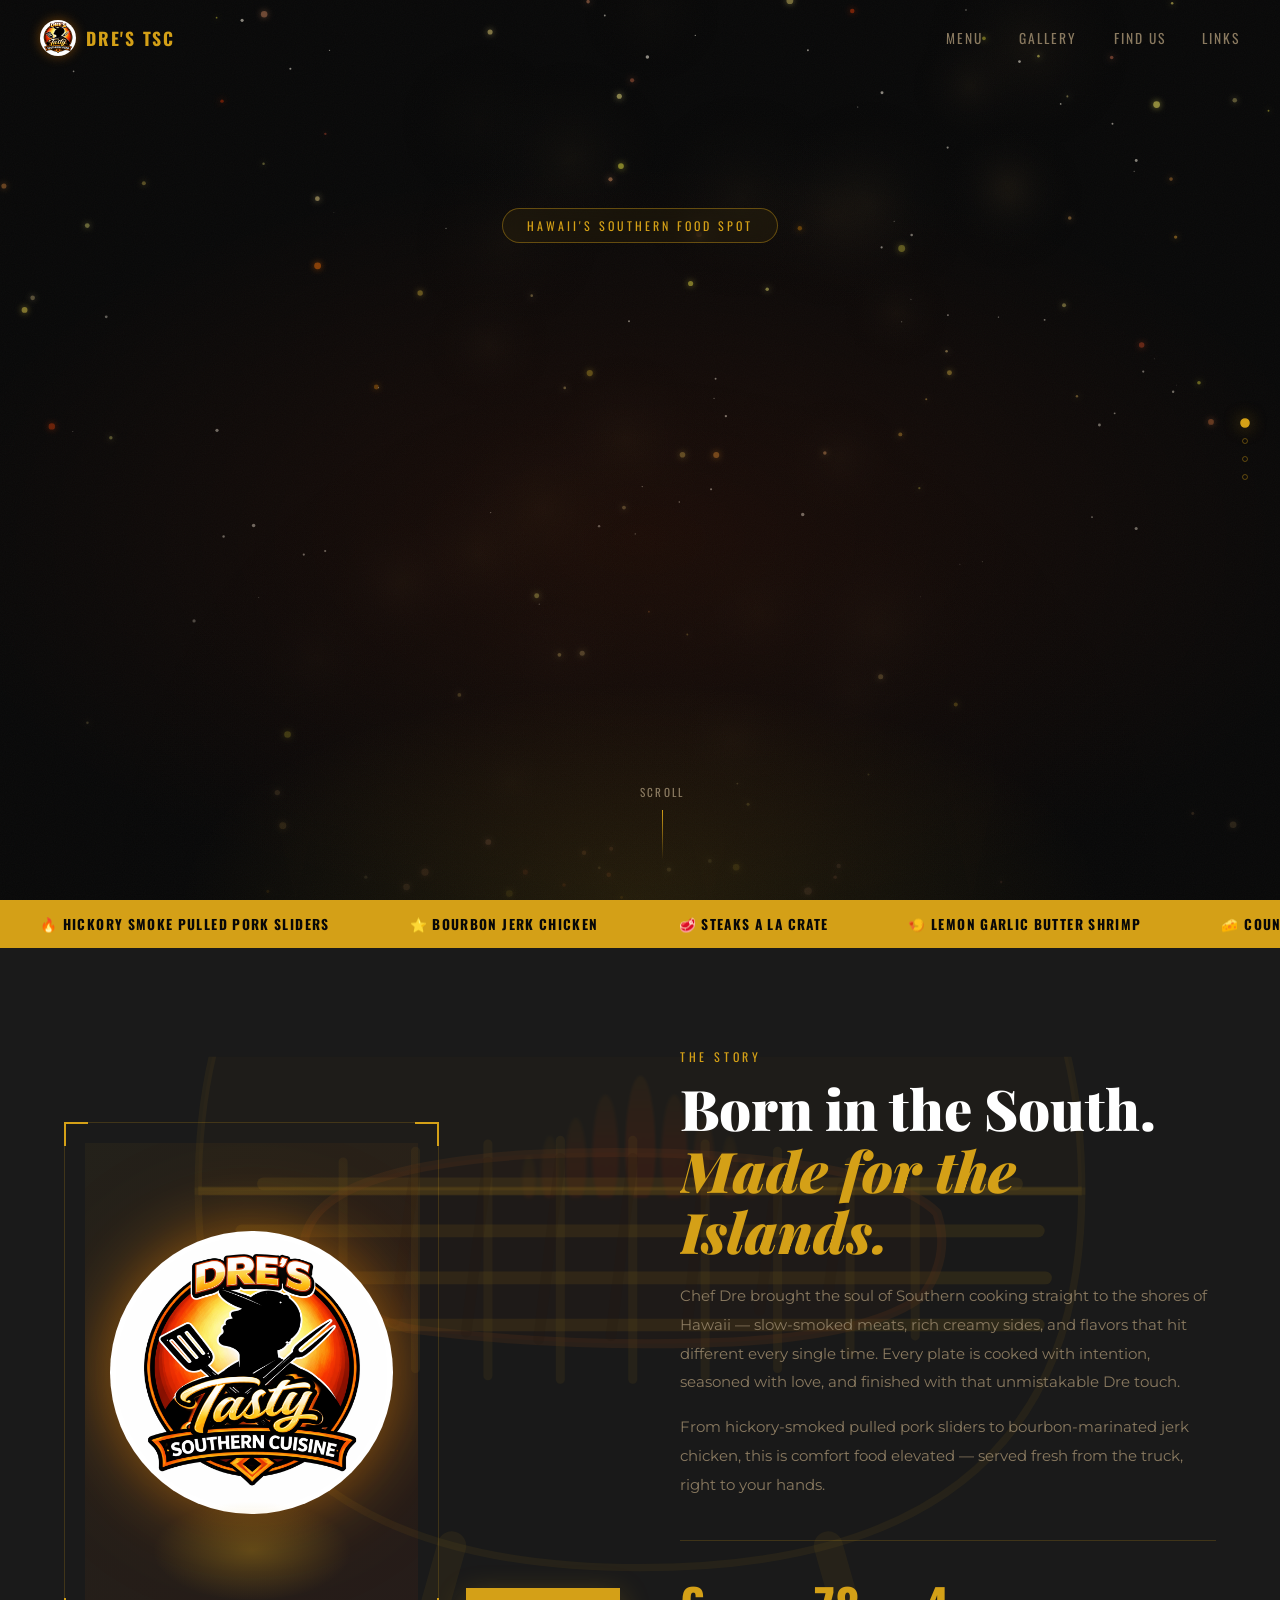
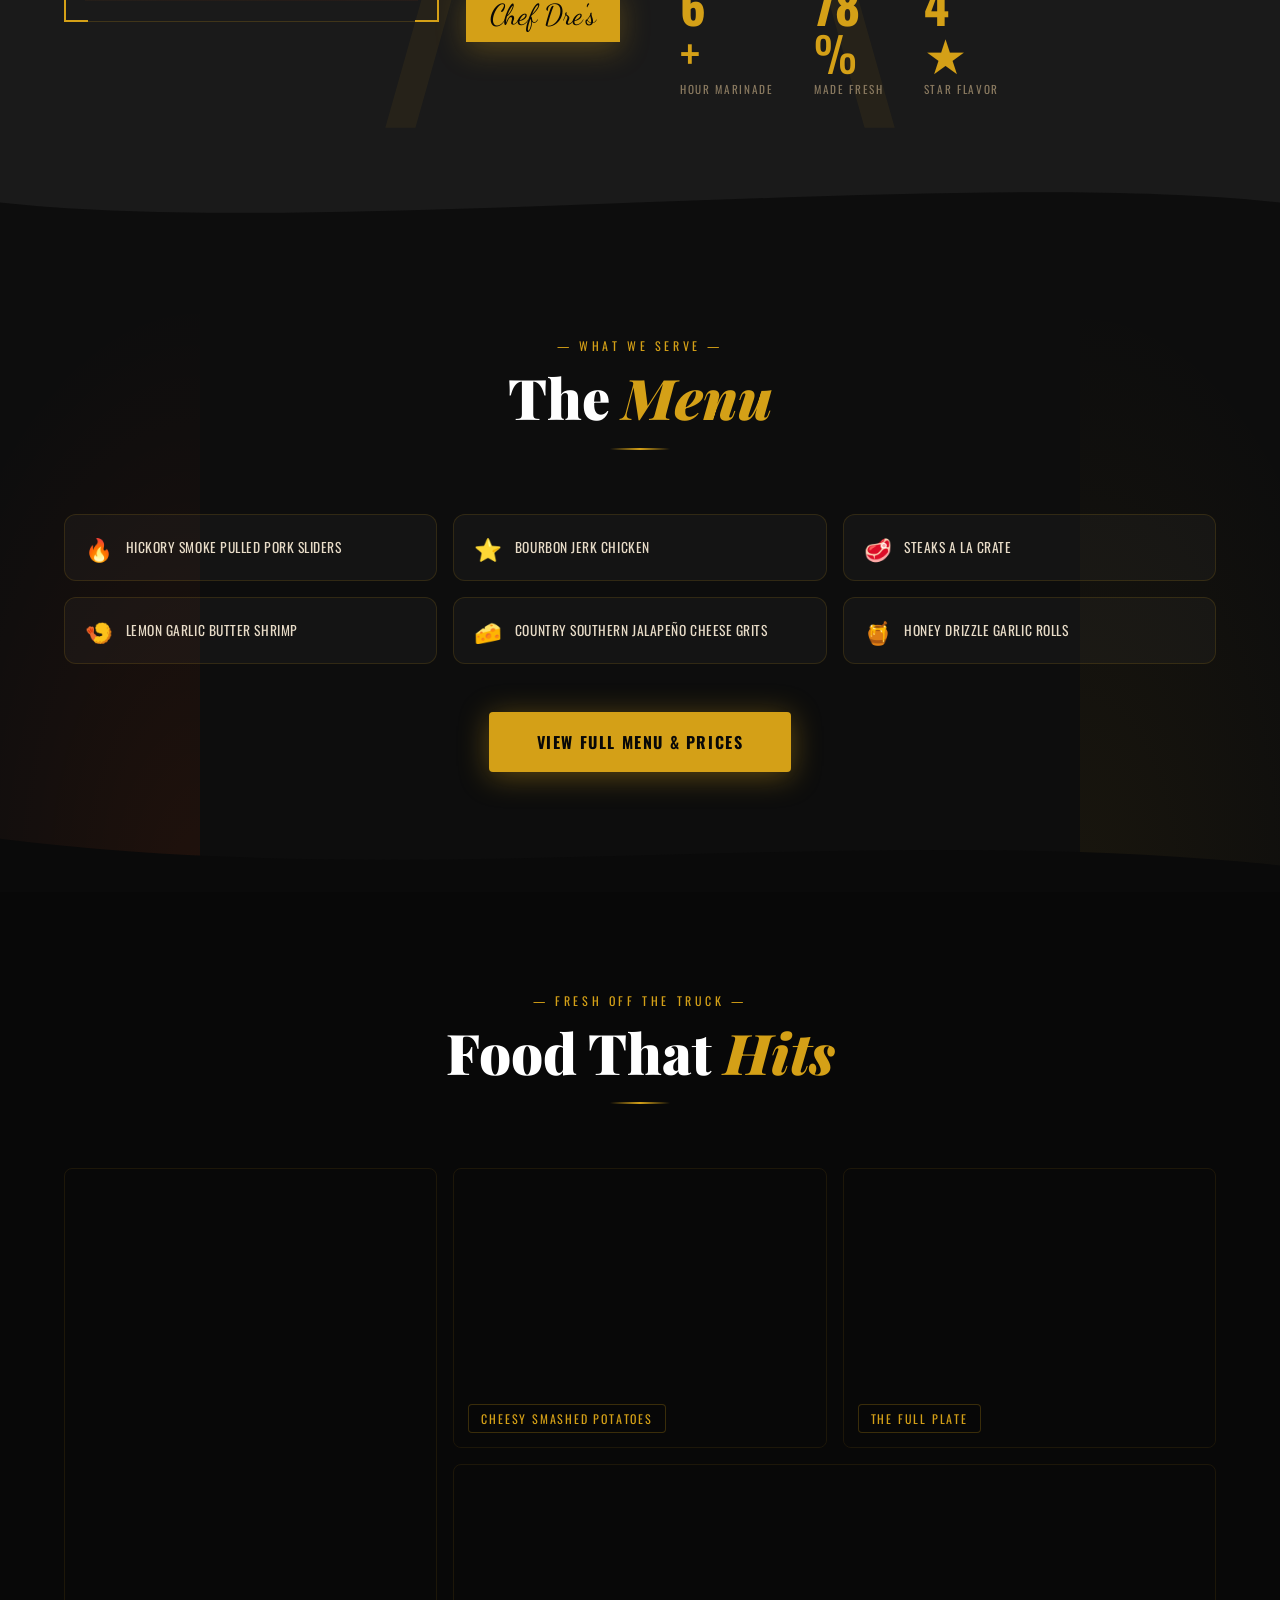
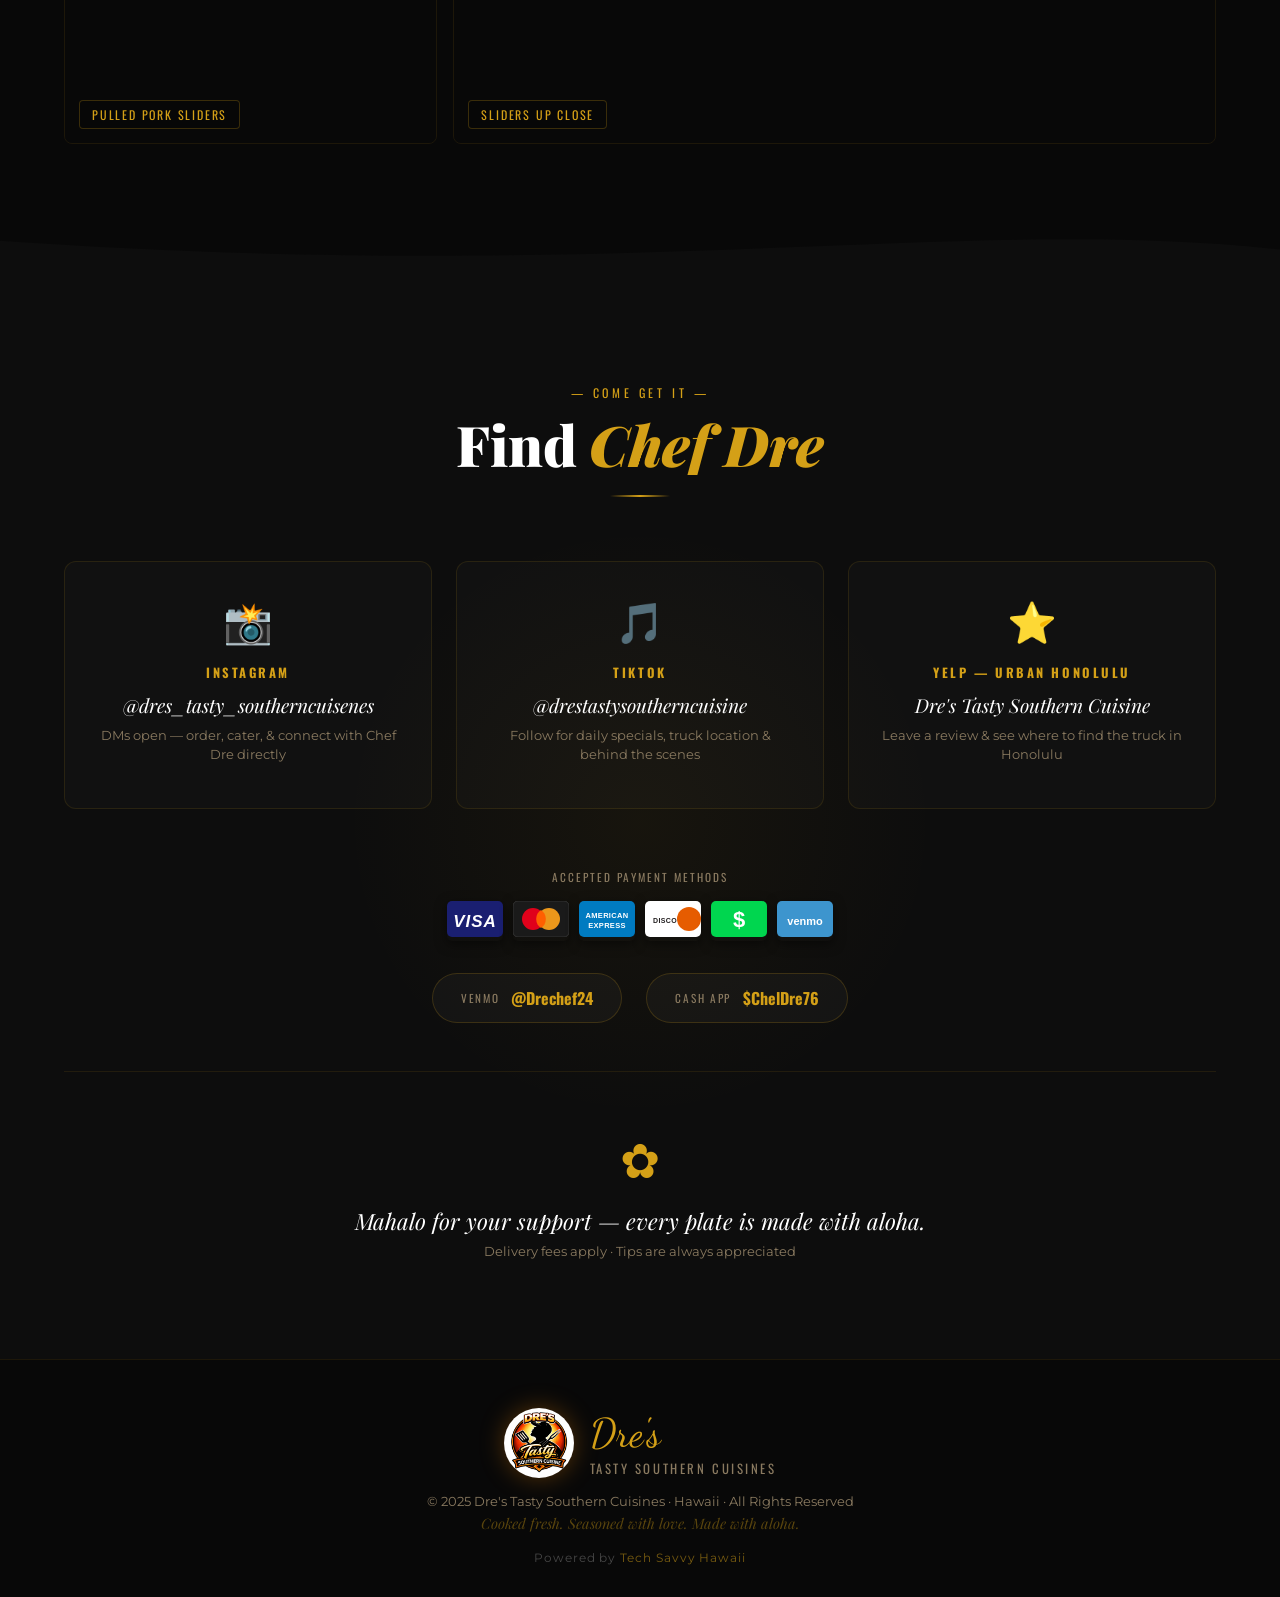
<file: index.html>
<!DOCTYPE html>
<html lang="en">
<head>
  <meta charset="UTF-8" />
  <meta name="viewport" content="width=device-width, initial-scale=1.0" />
  <title>Dre's Tasty Southern Cuisines | Southern Food in Honolulu, Hawaii</title>

  <!-- ===== PRIMARY SEO ===== -->
  <meta name="description" content="Dre's Tasty Southern Cuisines — Hawaii's #1 southern food truck. Hickory smoked pulled pork sliders, bourbon jerk chicken, steaks, lemon garlic butter shrimp & southern sides. Served fresh in Honolulu, HI. Order on Instagram, find us on Yelp." />
  <meta name="keywords" content="southern food Hawaii, southern cuisine Honolulu, food truck Hawaii, pulled pork sliders, bourbon jerk chicken, steaks Honolulu, lemon garlic shrimp, southern sides, Hawaiian food truck, catering Hawaii, Chef Dre, Dre's Tasty Southern Cuisines" />
  <meta name="author" content="Dre's Tasty Southern Cuisines" />
  <meta name="robots" content="index, follow" />
  <meta name="theme-color" content="#D4A017" />

  <!-- ===== OPEN GRAPH / SOCIAL ===== -->
  <meta property="og:type" content="restaurant" />
  <meta property="og:site_name" content="Dre's Tasty Southern Cuisines" />
  <meta property="og:title" content="Dre's Tasty Southern Cuisines | Southern Food in Honolulu, Hawaii" />
  <meta property="og:description" content="Hawaii's southern food truck — hickory smoked pulled pork, bourbon jerk chicken, steaks & shrimp. Made fresh daily, served with aloha in Honolulu, HI." />
  <meta property="og:image" content="logo.png" />
  <meta property="og:locale" content="en_US" />

  <!-- ===== TWITTER CARD ===== -->
  <meta name="twitter:card" content="summary_large_image" />
  <meta name="twitter:title" content="Dre's Tasty Southern Cuisines | Southern Food in Honolulu, Hawaii" />
  <meta name="twitter:description" content="Hawaii's southern food truck — hickory smoked pulled pork, bourbon jerk chicken, steaks & shrimp. Made fresh daily, served with aloha." />
  <meta name="twitter:image" content="logo.png" />

  <!-- ===== PWA / iOS ===== -->
  <meta name="apple-mobile-web-app-capable" content="yes" />
  <meta name="apple-mobile-web-app-status-bar-style" content="black-translucent" />
  <meta name="apple-mobile-web-app-title" content="Dre's TSC" />
  <meta name="mobile-web-app-capable" content="yes" />

  <!-- ===== STRUCTURED DATA ===== -->
  <script type="application/ld+json">
  {
    "@context": "https://schema.org",
    "@type": "FoodEstablishment",
    "name": "Dre's Tasty Southern Cuisines",
    "alternateName": "Dre's TSC",
    "description": "Hawaii's southern food truck serving hickory smoked pulled pork sliders, bourbon jerk chicken, steaks a la crate, lemon garlic butter shrimp, and southern sides.",
    "image": "logo.png",
    "servesCuisine": ["Southern", "American", "BBQ"],
    "priceRange": "$$",
    "currenciesAccepted": "USD",
    "paymentAccepted": "Cash, Credit Card, Venmo, Cash App",
    "address": {
      "@type": "PostalAddress",
      "addressLocality": "Honolulu",
      "addressRegion": "HI",
      "addressCountry": "US"
    },
    "url": "https://www.drestsc.com",
    "sameAs": [
      "https://www.instagram.com/dres_tasty_southerncuisenes/",
      "https://www.tiktok.com/@drestastysoutherncuisine",
      "https://m.yelp.com/biz/dres-tasty-southern-cuisine-urban-honolulu"
    ],
    "hasMenu": "https://www.toasttab.com/local/order/dres-tasty-southern-cuisines-94-963-kuakahi-st",
    "menu": "https://www.toasttab.com/local/order/dres-tasty-southern-cuisines-94-963-kuakahi-st"
  }
  </script>

  <link rel="preconnect" href="https://fonts.googleapis.com" />
  <link rel="preconnect" href="https://fonts.gstatic.com" crossorigin />
  <link href="https://fonts.googleapis.com/css2?family=Playfair+Display:ital,wght@0,700;0,900;1,700&family=Dancing+Script:wght@700&family=Oswald:wght@300;400;700&family=Montserrat:wght@300;400;600&display=swap" rel="stylesheet" />
  <link rel="stylesheet" href="style.css" />
</head>
<body>

  <!-- ===== LOADER ===== -->
  <div id="loader" class="loader">
    <div class="loader-smoke"></div>
    <div class="loader-smoke loader-smoke--2"></div>
    <div class="loader-smoke loader-smoke--3"></div>
    <div class="loader-inner">
      <div class="loader-logo">
        <img src="logo.png" alt="Dre's Tasty Southern Cuisines" class="loader-logo-img" />
        <span class="loader-subtitle">TASTY SOUTHERN CUISINES</span>
      </div>
      <div class="loader-bar-wrap">
        <div class="loader-bar"><div class="loader-fill" id="loaderFill"></div></div>
      </div>
      <p class="loader-tagline" id="loaderTagline">Loading something delicious…</p>
    </div>
    <div class="loader-corner loader-corner--tl"></div>
    <div class="loader-corner loader-corner--tr"></div>
    <div class="loader-corner loader-corner--bl"></div>
    <div class="loader-corner loader-corner--br"></div>
  </div>

  <!-- CURSOR TRAIL CANVAS -->
  <canvas id="trailCanvas" class="trail-canvas"></canvas>

  <!-- CUSTOM CURSOR -->
  <div class="cursor" id="cursor"></div>
  <div class="cursor-follower" id="cursor-follower"></div>

  <!-- SCROLL PROGRESS -->
  <div class="scroll-progress" id="scrollProgress"></div>

  <!-- NAV -->
  <nav class="nav" id="nav">
    <div class="nav-logo">
      <img src="logo.png" alt="Dre's TSC Logo" class="nav-logo-img" />
      <span>Dre's TSC</span>
    </div>
    <ul class="nav-links" id="navLinks">
      <li><a href="https://www.toasttab.com/local/order/dres-tasty-southern-cuisines-94-963-kuakahi-st" target="_blank" rel="noopener">Menu</a></li>
      <li><a href="#gallery">Gallery</a></li>
      <li><a href="#contact">Find Us</a></li>
      <li><a href="links.html">Links</a></li>
    </ul>
    <button class="hamburger" id="hamburger" aria-label="Menu">
      <span></span><span></span><span></span>
    </button>
  </nav>

  <!-- ===== HERO ===== -->
  <section class="hero" id="hero">
    <canvas class="hero-canvas" id="heroCanvas"></canvas>
    <div class="hero-overlay"></div>

    <div class="hero-content">
      <div class="hero-badge" id="heroBadge">Hawaii's Southern Food Spot</div>
      <h1 class="hero-title">
        <span class="hero-script" id="heroScript">Dre's</span>
        <span class="hero-bold split-text" id="heroLine1">TASTY SOUTHERN</span>
        <span class="hero-bold hero-bold--accent split-text" id="heroLine2">CUISINES</span>
      </h1>
      <p class="hero-sub" id="heroSub"></p>
      <div class="hero-ctas" id="heroCtas">
        <a href="https://www.toasttab.com/local/order/dres-tasty-southern-cuisines-94-963-kuakahi-st" target="_blank" rel="noopener" class="btn btn--primary">See the Menu</a>
        <a href="#contact" class="btn btn--ghost">Find the Truck</a>
      </div>
    </div>

    <div class="hero-scroll-hint">
      <span>Scroll</span>
      <div class="hero-scroll-line"></div>
    </div>
  </section>

  <!-- SECTION DOTS NAV -->
  <div class="section-counter" id="sectionCounter">
    <div class="section-dot active" data-target="#hero"></div>
    <div class="section-dot" data-target="#about"></div>
    <div class="section-dot" data-target="#gallery"></div>
    <div class="section-dot" data-target="#contact"></div>
  </div>

  <!-- ===== TICKER ===== -->
  <div class="ticker-wrap">
    <div class="ticker">
      <span>🔥 Hickory Smoke Pulled Pork Sliders</span>
      <span>⭐ Bourbon Jerk Chicken</span>
      <span>🥩 Steaks A La Crate</span>
      <span>🍤 Lemon Garlic Butter Shrimp</span>
      <span>🧀 Country Southern Jalapeño Cheese Grits</span>
      <span>🍯 Honey Drizzle Garlic Rolls</span>
      <span>🍋 GA Lemon Sweet Tea</span>
      <span>🔥 Hickory Smoke Pulled Pork Sliders</span>
      <span>⭐ Bourbon Jerk Chicken</span>
      <span>🥩 Steaks A La Crate</span>
      <span>🍤 Lemon Garlic Butter Shrimp</span>
      <span>🧀 Country Southern Jalapeño Cheese Grits</span>
      <span>🍯 Honey Drizzle Garlic Rolls</span>
      <span>🍋 GA Lemon Sweet Tea</span>
    </div>
  </div>

  <!-- ===== ABOUT ===== -->
  <section class="about" id="about">
    <!-- Animated grill background -->
    <div class="about-grill" aria-hidden="true">
      <div class="ag-smokes">
        <span class="ag-smoke ag-smoke--1"></span>
        <span class="ag-smoke ag-smoke--2"></span>
        <span class="ag-smoke ag-smoke--3"></span>
        <span class="ag-smoke ag-smoke--4"></span>
        <span class="ag-smoke ag-smoke--5"></span>
        <span class="ag-smoke ag-smoke--6"></span>
      </div>
      <div class="ag-flames">
        <span class="ag-flame ag-flame--1"></span>
        <span class="ag-flame ag-flame--2"></span>
        <span class="ag-flame ag-flame--3"></span>
        <span class="ag-flame ag-flame--4"></span>
        <span class="ag-flame ag-flame--5"></span>
        <span class="ag-flame ag-flame--6"></span>
        <span class="ag-flame ag-flame--7"></span>
        <span class="ag-flame ag-flame--8"></span>
        <span class="ag-flame ag-flame--9"></span>
      </div>
      <svg class="ag-svg" xmlns="http://www.w3.org/2000/svg" viewBox="28 155 304 185" fill="none">
        <!-- Lid top dome -->
        <path d="M58,192 Q58,78 180,78 Q302,78 302,192 Z"
              fill="rgba(212,160,23,0.04)" stroke="rgba(212,160,23,0.13)" stroke-width="2"/>
        <!-- Lid vent knob -->
        <rect x="169" y="76" width="22" height="11" rx="5"
              fill="rgba(212,160,23,0.07)" stroke="rgba(212,160,23,0.18)" stroke-width="1.5"/>
        <!-- Lid handle arc -->
        <path d="M132,106 Q180,88 228,106"
              stroke="rgba(212,160,23,0.14)" stroke-width="3.5" stroke-linecap="round"/>
        <!-- Bowl bottom half -->
        <path d="M58,192 Q58,296 180,296 Q302,296 302,192 Z"
              fill="rgba(25,15,5,0.07)" stroke="rgba(212,160,23,0.13)" stroke-width="2"/>
        <!-- Rim dividing line -->
        <line x1="58" y1="192" x2="302" y2="192"
              stroke="rgba(212,160,23,0.18)" stroke-width="2.5"/>
        <!-- Grill grates — horizontal bars -->
        <g stroke="rgba(212,160,23,0.20)" stroke-width="3.5" stroke-linecap="round">
          <line x1="76"  y1="190" x2="284" y2="190"/>
          <line x1="70"  y1="203" x2="290" y2="203"/>
          <line x1="68"  y1="216" x2="292" y2="216"/>
          <line x1="70"  y1="229" x2="290" y2="229"/>
        </g>
        <!-- Grill grates — vertical bars -->
        <g stroke="rgba(212,160,23,0.13)" stroke-width="2.5" stroke-linecap="round">
          <line x1="98"  y1="184" x2="98"  y2="237"/>
          <line x1="118" y1="181" x2="118" y2="241"/>
          <line x1="138" y1="179" x2="138" y2="243"/>
          <line x1="158" y1="178" x2="158" y2="244"/>
          <line x1="178" y1="178" x2="178" y2="244"/>
          <line x1="198" y1="179" x2="198" y2="243"/>
          <line x1="218" y1="181" x2="218" y2="241"/>
          <line x1="238" y1="184" x2="238" y2="237"/>
          <line x1="256" y1="188" x2="256" y2="232"/>
        </g>
        <!-- Steak silhouette on grates -->
        <path d="M92,197 Q104,185 148,182 Q188,180 218,184 Q252,188 262,198 Q266,210 258,221 Q242,233 196,234 Q154,235 116,230 Q87,221 87,209 Q87,202 92,197 Z"
              fill="rgba(130,45,10,0.09)" stroke="rgba(190,90,25,0.20)" stroke-width="2.5"/>
        <!-- Steak sear marks -->
        <g stroke="rgba(45,18,5,0.17)" stroke-width="3" stroke-linecap="round">
          <line x1="118" y1="186" x2="112" y2="228"/>
          <line x1="138" y1="184" x2="132" y2="231"/>
          <line x1="158" y1="183" x2="152" y2="233"/>
          <line x1="178" y1="183" x2="172" y2="232"/>
          <line x1="198" y1="184" x2="193" y2="229"/>
          <line x1="218" y1="187" x2="213" y2="225"/>
          <line x1="236" y1="191" x2="232" y2="220"/>
        </g>
        <!-- Legs -->
        <g stroke="rgba(212,160,23,0.13)" stroke-width="8" stroke-linecap="round">
          <line x1="128" y1="290" x2="104" y2="375"/>
          <line x1="232" y1="290" x2="256" y2="375"/>
        </g>
        <!-- Bottom shelf / brace -->
        <line x1="104" y1="348" x2="256" y2="348"
              stroke="rgba(212,160,23,0.11)" stroke-width="5" stroke-linecap="round"/>
        <!-- Ash catcher bottom -->
        <ellipse cx="180" cy="374" rx="48" ry="11"
                 fill="rgba(20,12,4,0.06)" stroke="rgba(212,160,23,0.11)" stroke-width="1.5"/>
      </svg>
    </div>
    <div class="container">
      <div class="about-grid">
        <div class="about-img-wrap reveal-left">
          <div class="about-img-frame">
            <div class="about-img-inner">
              <img src="logo.png" alt="Dre's Tasty Southern Cuisines" class="about-logo-img" />
              <div class="about-glow"></div>
            </div>
            <div class="about-frame-corner tl"></div>
            <div class="about-frame-corner tr"></div>
            <div class="about-frame-corner bl"></div>
            <div class="about-frame-corner br"></div>
          </div>
          <div class="about-tag">Chef Dre's</div>
        </div>
        <div class="about-text reveal-right">
          <div class="section-eyebrow">The Story</div>
          <h2 class="section-title">Born in the South.<br/><em>Made for the Islands.</em></h2>
          <p>Chef Dre brought the soul of Southern cooking straight to the shores of Hawaii — slow-smoked meats, rich creamy sides, and flavors that hit different every single time. Every plate is cooked with intention, seasoned with love, and finished with that unmistakable Dre touch.</p>
          <p>From hickory-smoked pulled pork sliders to bourbon-marinated jerk chicken, this is comfort food elevated — served fresh from the truck, right to your hands.</p>
          <div class="about-stats">
            <div class="stat"><span class="stat-num" data-target="8">0</span><span>+</span><div class="stat-label">Hour Marinade</div></div>
            <div class="stat"><span class="stat-num" data-target="100">0</span><span>%</span><div class="stat-label">Made Fresh</div></div>
            <div class="stat"><span class="stat-num" data-target="5">0</span><span>★</span><div class="stat-label">Star Flavor</div></div>
          </div>
        </div>
      </div>
    </div>
    <div class="wave-divider wave-divider--bottom">
      <svg viewBox="0 0 1440 80" preserveAspectRatio="none"><path d="M0,40 C360,80 1080,0 1440,40 L1440,80 L0,80 Z" fill="#0d0d0d"/></svg>
    </div>
  </section>

  <!-- ===== MENU TEASER ===== -->
  <section class="menu-teaser-section" id="menu-teaser">
    <div class="menu-fire-left"></div>
    <div class="menu-fire-right"></div>
    <div class="container">
      <div class="section-header reveal-up">
        <div class="section-eyebrow">— What We Serve —</div>
        <h2 class="section-title">The <em>Menu</em></h2>
        <div class="gold-line"></div>
      </div>
      <div class="menu-teaser-grid reveal-up">
        <div class="menu-teaser-item">
          <span class="menu-teaser-icon">🔥</span>
          <span>Hickory Smoke Pulled Pork Sliders</span>
        </div>
        <div class="menu-teaser-item">
          <span class="menu-teaser-icon">⭐</span>
          <span>Bourbon Jerk Chicken</span>
        </div>
        <div class="menu-teaser-item">
          <span class="menu-teaser-icon">🥩</span>
          <span>Steaks A La Crate</span>
        </div>
        <div class="menu-teaser-item">
          <span class="menu-teaser-icon">🍤</span>
          <span>Lemon Garlic Butter Shrimp</span>
        </div>
        <div class="menu-teaser-item">
          <span class="menu-teaser-icon">🧀</span>
          <span>Country Southern Jalapeño Cheese Grits</span>
        </div>
        <div class="menu-teaser-item">
          <span class="menu-teaser-icon">🍯</span>
          <span>Honey Drizzle Garlic Rolls</span>
        </div>
      </div>
      <div class="menu-teaser-cta reveal-up">
        <a href="https://www.toasttab.com/local/order/dres-tasty-southern-cuisines-94-963-kuakahi-st" target="_blank" rel="noopener" class="btn btn--primary btn--large">View Full Menu &amp; Prices</a>
      </div>
    </div>
    <div class="wave-divider wave-divider--bottom">
      <svg viewBox="0 0 1440 80" preserveAspectRatio="none"><path d="M0,20 C480,80 960,0 1440,50 L1440,80 L0,80 Z" fill="#0a0a0a"/></svg>
    </div>
  </section>

  <!-- ===== GALLERY ===== -->
  <section class="gallery-section" id="gallery">
    <div class="container">
      <div class="section-header reveal-up">
        <div class="section-eyebrow">— Fresh Off the Truck —</div>
        <h2 class="section-title">Food That <em>Hits</em></h2>
        <div class="gold-line"></div>
      </div>
      <div class="gallery-grid">
        <div class="gallery-item gallery-item--tall reveal-up" style="--d:.1s">
          <div class="gallery-img gallery-img--1">
            <div class="gallery-label">Pulled Pork Sliders</div>
          </div>
        </div>
        <div class="gallery-item reveal-up" style="--d:.2s">
          <div class="gallery-img gallery-img--2">
            <div class="gallery-label">Cheesy Smashed Potatoes</div>
          </div>
        </div>
        <div class="gallery-item reveal-up" style="--d:.3s">
          <div class="gallery-img gallery-img--3">
            <div class="gallery-label">The Full Plate</div>
          </div>
        </div>
        <div class="gallery-item gallery-item--wide reveal-up" style="--d:.4s">
          <div class="gallery-img gallery-img--4">
            <div class="gallery-label">Sliders Up Close</div>
          </div>
        </div>
      </div>
    </div>
    <div class="wave-divider wave-divider--bottom">
      <svg viewBox="0 0 1440 80" preserveAspectRatio="none"><path d="M0,30 C720,80 1080,0 1440,40 L1440,80 L0,80 Z" fill="#0d0d0d"/></svg>
    </div>
  </section>

  <!-- ===== CONTACT ===== -->
  <section class="contact-section" id="contact">
    <div class="contact-bg-glow"></div>
    <div class="container">
      <div class="section-header reveal-up">
        <div class="section-eyebrow">— Come Get It —</div>
        <h2 class="section-title">Find <em>Chef Dre</em></h2>
        <div class="gold-line"></div>
      </div>
      <div class="contact-grid">
        <a class="contact-card reveal-up" style="--d:.1s" href="https://www.instagram.com/dres_tasty_southerncuisenes/" target="_blank" rel="noopener">
          <div class="contact-card-icon">📸</div>
          <h4>Instagram</h4>
          <p>@dres_tasty_southerncuisenes</p>
          <p class="contact-sub">DMs open — order, cater, &amp; connect with Chef Dre directly</p>
        </a>
        <a class="contact-card reveal-up" style="--d:.2s" href="https://www.tiktok.com/@drestastysoutherncuisine" target="_blank" rel="noopener">
          <div class="contact-card-icon">🎵</div>
          <h4>TikTok</h4>
          <p>@drestastysoutherncuisine</p>
          <p class="contact-sub">Follow for daily specials, truck location &amp; behind the scenes</p>
        </a>
        <a class="contact-card reveal-up" style="--d:.3s" href="https://m.yelp.com/biz/dres-tasty-southern-cuisine-urban-honolulu" target="_blank" rel="noopener">
          <div class="contact-card-icon">⭐</div>
          <h4>Yelp — Urban Honolulu</h4>
          <p>Dre's Tasty Southern Cuisine</p>
          <p class="contact-sub">Leave a review &amp; see where to find the truck in Honolulu</p>
        </a>
      </div>
      <div class="accepted-payments reveal-up">
        <p class="accepted-label">Accepted Payment Methods</p>
        <div class="payment-badges-row">
          <!-- Visa -->
          <div class="pay-badge" title="Visa">
            <svg width="56" height="36" viewBox="0 0 56 36" xmlns="http://www.w3.org/2000/svg">
              <rect width="56" height="36" rx="5" fill="#1A1F71"/>
              <text x="28" y="26" text-anchor="middle" fill="white" font-family="Arial,sans-serif" font-weight="900" font-size="17" font-style="italic" letter-spacing="1">VISA</text>
            </svg>
          </div>
          <!-- Mastercard -->
          <div class="pay-badge" title="Mastercard">
            <svg width="56" height="36" viewBox="0 0 56 36" xmlns="http://www.w3.org/2000/svg">
              <rect width="56" height="36" rx="5" fill="#1a1a1a" stroke="#333" stroke-width="1"/>
              <circle cx="20" cy="18" r="11" fill="#EB001B" opacity="0.95"/>
              <circle cx="36" cy="18" r="11" fill="#F79E1B" opacity="0.95"/>
              <path d="M28 8.9a11 11 0 0 1 0 18.2A11 11 0 0 1 28 8.9z" fill="#FF5F00"/>
            </svg>
          </div>
          <!-- Amex -->
          <div class="pay-badge" title="American Express">
            <svg width="56" height="36" viewBox="0 0 56 36" xmlns="http://www.w3.org/2000/svg">
              <rect width="56" height="36" rx="5" fill="#007BC1"/>
              <text x="28" y="17" text-anchor="middle" fill="white" font-family="Arial,sans-serif" font-weight="bold" font-size="7.5" letter-spacing="0.3">AMERICAN</text>
              <text x="28" y="27" text-anchor="middle" fill="white" font-family="Arial,sans-serif" font-weight="bold" font-size="7.5" letter-spacing="0.3">EXPRESS</text>
            </svg>
          </div>
          <!-- Discover -->
          <div class="pay-badge" title="Discover">
            <svg width="56" height="36" viewBox="0 0 56 36" xmlns="http://www.w3.org/2000/svg">
              <rect width="56" height="36" rx="5" fill="white"/>
              <text x="8" y="22" fill="#231F20" font-family="Arial,sans-serif" font-weight="bold" font-size="7" letter-spacing="0.4">DISCOVER</text>
              <circle cx="44" cy="18" r="12" fill="#E65C00"/>
            </svg>
          </div>
          <!-- CashApp -->
          <div class="pay-badge" title="Cash App — $ChelDre76">
            <svg width="56" height="36" viewBox="0 0 56 36" xmlns="http://www.w3.org/2000/svg">
              <rect width="56" height="36" rx="5" fill="#00D64F"/>
              <text x="28" y="26" text-anchor="middle" fill="white" font-family="Arial,sans-serif" font-weight="bold" font-size="22">$</text>
            </svg>
          </div>
          <!-- Venmo -->
          <div class="pay-badge" title="Venmo — @Drechef24">
            <svg width="56" height="36" viewBox="0 0 56 36" xmlns="http://www.w3.org/2000/svg">
              <rect width="56" height="36" rx="5" fill="#3D95CE"/>
              <text x="28" y="24" text-anchor="middle" fill="white" font-family="Arial,sans-serif" font-weight="bold" font-size="11">venmo</text>
            </svg>
          </div>
        </div>
      </div>

      <div class="payment-row reveal-up">
        <div class="payment-pill">
          <span class="payment-label">Venmo</span>
          <span class="payment-handle">@Drechef24</span>
        </div>
        <div class="payment-pill">
          <span class="payment-label">Cash App</span>
          <span class="payment-handle">$ChelDre76</span>
        </div>
      </div>

      <div class="contact-bottom reveal-up">
        <div class="contact-bird-of-paradise">✿</div>
        <p class="contact-mahalo">Mahalo for your support — every plate is made with aloha.</p>
        <p class="contact-note">Delivery fees apply · Tips are always appreciated</p>
      </div>
    </div>
  </section>

  <!-- ===== FOOTER ===== -->
  <footer class="footer">
    <div class="footer-logo">
      <img src="logo.png" alt="Dre's Tasty Southern Cuisines" class="footer-logo-img" />
      <div class="footer-logo-text">
        <span class="footer-script">Dre's</span>
        <span class="footer-text">TASTY SOUTHERN CUISINES</span>
      </div>
    </div>
    <p class="footer-copy">© 2025 Dre's Tasty Southern Cuisines · Hawaii · All Rights Reserved</p>
    <p class="footer-sub">Cooked fresh. Seasoned with love. Made with aloha.</p>
    <p class="footer-powered">Powered by <a href="https://techsavvyhawaii.com" target="_blank" rel="noopener">Tech Savvy Hawaii</a></p>
  </footer>

  <!-- BACK TO TOP -->
  <button class="back-to-top" id="backToTop" aria-label="Back to top">&#8679;</button>

  <script src="app.js"></script>
</body>
</html>
</file>
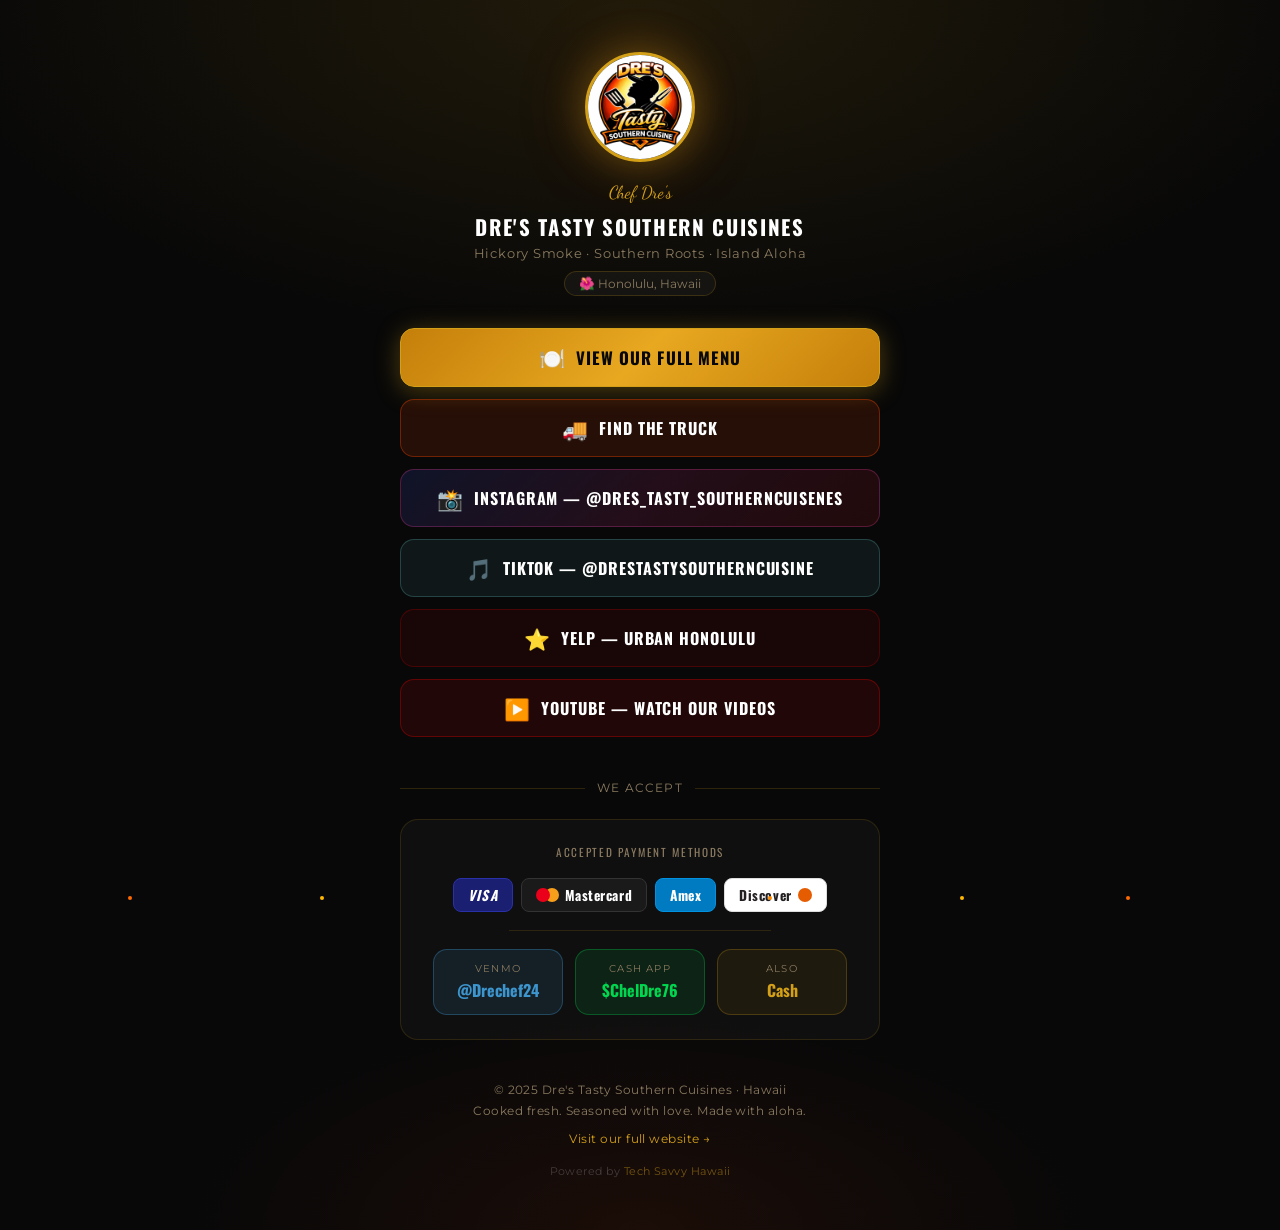
<file: links.html>
<!DOCTYPE html>
<html lang="en">
<head>
  <meta charset="UTF-8" />
  <meta name="viewport" content="width=device-width, initial-scale=1.0" />
  <title>Dre's Tasty Southern Cuisines | Links & Socials</title>

  <!-- ===== PRIMARY SEO ===== -->
  <meta name="description" content="Connect with Dre's Tasty Southern Cuisines — Hawaii's southern food truck. Find us on Instagram, TikTok, Yelp, view our menu, and order online. Honolulu, Hawaii." />
  <meta name="keywords" content="Dre's Tasty Southern Cuisines links, southern food Hawaii Instagram, food truck Honolulu TikTok, Dre TSC social media" />
  <meta name="author" content="Dre's Tasty Southern Cuisines" />
  <meta name="robots" content="index, follow" />
  <meta name="theme-color" content="#D4A017" />

  <!-- ===== OPEN GRAPH / SOCIAL ===== -->
  <meta property="og:type" content="website" />
  <meta property="og:site_name" content="Dre's Tasty Southern Cuisines" />
  <meta property="og:title" content="Dre's Tasty Southern Cuisines | Links & Socials" />
  <meta property="og:description" content="Find Dre's Tasty Southern Cuisines on Instagram, TikTok, and Yelp. View our full menu and find the truck in Honolulu, Hawaii." />
  <meta property="og:image" content="logo.png" />
  <meta property="og:locale" content="en_US" />

  <!-- ===== TWITTER CARD ===== -->
  <meta name="twitter:card" content="summary" />
  <meta name="twitter:title" content="Dre's Tasty Southern Cuisines | Links & Socials" />
  <meta name="twitter:description" content="Find us on Instagram, TikTok, Yelp. View the menu. Hawaii's southern food truck — Honolulu, HI." />
  <meta name="twitter:image" content="logo.png" />

  <!-- ===== PWA / iOS ===== -->
  <meta name="apple-mobile-web-app-capable" content="yes" />
  <meta name="apple-mobile-web-app-status-bar-style" content="black-translucent" />
  <meta name="apple-mobile-web-app-title" content="Dre's TSC" />
  <meta name="mobile-web-app-capable" content="yes" />

  <!-- ===== STRUCTURED DATA ===== -->
  <script type="application/ld+json">
  {
    "@context": "https://schema.org",
    "@type": "FoodEstablishment",
    "name": "Dre's Tasty Southern Cuisines",
    "description": "Hawaii's southern food truck in Honolulu serving hickory smoked pulled pork, bourbon jerk chicken, steaks, and shrimp.",
    "image": "logo.png",
    "servesCuisine": ["Southern", "American"],
    "priceRange": "$$",
    "address": {
      "@type": "PostalAddress",
      "addressLocality": "Honolulu",
      "addressRegion": "HI",
      "addressCountry": "US"
    },
    "sameAs": [
      "https://www.instagram.com/dres_tasty_southerncuisenes/",
      "https://www.tiktok.com/@drestastysoutherncuisine",
      "https://m.yelp.com/biz/dres-tasty-southern-cuisine-urban-honolulu"
    ]
  }
  </script>

  <link rel="preconnect" href="https://fonts.googleapis.com" />
  <link rel="preconnect" href="https://fonts.gstatic.com" crossorigin />
  <link href="https://fonts.googleapis.com/css2?family=Playfair+Display:ital,wght@0,700;1,700&family=Dancing+Script:wght@700&family=Oswald:wght@400;700&family=Montserrat:wght@400;600&display=swap" rel="stylesheet" />
  <style>
    *, *::before, *::after { box-sizing: border-box; margin: 0; padding: 0; }

    :root {
      --gold: #D4A017;
      --gold-light: #f0c040;
      --fire: #FF4500;
      --ember: #FF8C00;
      --black: #080808;
      --dark: #0d0d0d;
      --smoke: #1a1a1a;
      --text: #e8dcc8;
      --text-muted: #8a7a60;
    }

    html, body {
      min-height: 100%;
      background: var(--black);
      color: var(--text);
      font-family: 'Montserrat', sans-serif;
    }

    body {
      display: flex;
      flex-direction: column;
      align-items: center;
      padding: 0 16px 48px;
      background:
        radial-gradient(ellipse 80% 40% at 50% 0%, rgba(212,160,23,.12) 0%, transparent 70%),
        radial-gradient(ellipse 60% 30% at 50% 100%, rgba(255,69,0,.08) 0%, transparent 60%),
        var(--black);
    }

    /* ---- PROFILE ---- */
    .lb-profile {
      display: flex;
      flex-direction: column;
      align-items: center;
      padding: 52px 0 32px;
      text-align: center;
    }

    .lb-logo {
      width: 110px;
      height: 110px;
      border-radius: 50%;
      object-fit: cover;
      border: 3px solid var(--gold);
      box-shadow: 0 0 40px rgba(212,160,23,.4), 0 0 80px rgba(255,69,0,.15);
      margin-bottom: 20px;
    }

    .lb-name {
      font-family: 'Oswald', sans-serif;
      font-size: 1.3rem;
      font-weight: 700;
      letter-spacing: .08em;
      text-transform: uppercase;
      color: #fff;
      margin-bottom: 4px;
    }

    .lb-script {
      font-family: 'Dancing Script', cursive;
      font-size: 1.1rem;
      color: var(--gold);
      margin-bottom: 8px;
    }

    .lb-tagline {
      font-size: .8rem;
      color: var(--text-muted);
      letter-spacing: .06em;
    }

    .lb-location {
      display: inline-flex;
      align-items: center;
      gap: 6px;
      margin-top: 10px;
      font-size: .78rem;
      color: var(--text-muted);
      background: rgba(255,255,255,.04);
      border: 1px solid rgba(212,160,23,.2);
      border-radius: 100px;
      padding: 4px 14px;
    }

    /* ---- LINKS ---- */
    .lb-links {
      width: 100%;
      max-width: 480px;
      display: flex;
      flex-direction: column;
      gap: 12px;
      margin-bottom: 36px;
    }

    .lb-btn {
      display: flex;
      align-items: center;
      justify-content: center;
      gap: 10px;
      width: 100%;
      padding: 16px 24px;
      border-radius: 14px;
      font-family: 'Oswald', sans-serif;
      font-size: 1rem;
      font-weight: 700;
      letter-spacing: .06em;
      text-transform: uppercase;
      text-decoration: none;
      color: #fff;
      background: rgba(255,255,255,.05);
      border: 1px solid rgba(255,255,255,.1);
      transition: transform .2s, box-shadow .2s, background .2s, border-color .2s;
      cursor: pointer;
    }

    .lb-btn:hover {
      transform: translateY(-3px) scale(1.01);
      box-shadow: 0 8px 32px rgba(0,0,0,.4);
    }

    .lb-btn .lb-icon {
      font-size: 1.3rem;
      line-height: 1;
    }

    /* Featured — Menu */
    .lb-btn--menu {
      background: linear-gradient(135deg, #c47f0a 0%, #e8a820 50%, #c47f0a 100%);
      border-color: var(--gold);
      color: #080808;
      box-shadow: 0 4px 24px rgba(212,160,23,.35);
      font-size: 1.05rem;
    }
    .lb-btn--menu:hover {
      box-shadow: 0 8px 40px rgba(212,160,23,.55);
    }

    /* Find Truck */
    .lb-btn--truck {
      background: rgba(255,69,0,.12);
      border-color: rgba(255,69,0,.35);
    }
    .lb-btn--truck:hover {
      background: rgba(255,69,0,.18);
      border-color: var(--fire);
      box-shadow: 0 8px 32px rgba(255,69,0,.25);
    }

    /* Instagram */
    .lb-btn--ig {
      background: linear-gradient(135deg, rgba(64,93,230,.15), rgba(193,53,132,.15), rgba(253,29,29,.1));
      border-color: rgba(193,53,132,.35);
    }
    .lb-btn--ig:hover {
      background: linear-gradient(135deg, rgba(64,93,230,.25), rgba(193,53,132,.25), rgba(253,29,29,.2));
      border-color: rgba(193,53,132,.6);
      box-shadow: 0 8px 32px rgba(193,53,132,.2);
    }

    /* TikTok */
    .lb-btn--tiktok {
      background: rgba(105,201,208,.08);
      border-color: rgba(105,201,208,.25);
    }
    .lb-btn--tiktok:hover {
      background: rgba(105,201,208,.14);
      border-color: rgba(105,201,208,.5);
      box-shadow: 0 8px 32px rgba(105,201,208,.15);
    }

    /* Yelp */
    .lb-btn--yelp {
      background: rgba(175,0,0,.1);
      border-color: rgba(175,0,0,.3);
    }
    .lb-btn--yelp:hover {
      background: rgba(175,0,0,.18);
      border-color: rgba(175,0,0,.6);
      box-shadow: 0 8px 32px rgba(175,0,0,.2);
    }

    /* YouTube */
    .lb-btn--yt {
      background: rgba(255,0,0,.1);
      border-color: rgba(255,0,0,.3);
    }
    .lb-btn--yt:hover {
      background: rgba(255,0,0,.18);
      border-color: rgba(255,0,0,.6);
      box-shadow: 0 8px 32px rgba(255,0,0,.2);
    }

    /* ---- DIVIDER ---- */
    .lb-divider {
      width: 100%;
      max-width: 480px;
      display: flex;
      align-items: center;
      gap: 12px;
      margin: 8px 0 24px;
      color: var(--text-muted);
      font-size: .72rem;
      letter-spacing: .1em;
      text-transform: uppercase;
    }
    .lb-divider::before, .lb-divider::after {
      content: '';
      flex: 1;
      height: 1px;
      background: rgba(212,160,23,.18);
    }

    /* ---- PAYMENT ---- */
    .lb-payment {
      width: 100%;
      max-width: 480px;
      background: rgba(255,255,255,.03);
      border: 1px solid rgba(212,160,23,.15);
      border-radius: 18px;
      padding: 24px 20px;
      text-align: center;
    }

    .lb-pay-title {
      font-family: 'Oswald', sans-serif;
      font-size: .7rem;
      letter-spacing: .15em;
      text-transform: uppercase;
      color: var(--text-muted);
      margin-bottom: 18px;
    }

    /* Card chips row */
    .lb-pay-cards {
      display: flex;
      flex-wrap: wrap;
      justify-content: center;
      gap: 8px;
      margin-bottom: 18px;
    }

    .lb-card-chip {
      display: inline-flex;
      align-items: center;
      gap: 6px;
      padding: 6px 14px;
      border-radius: 8px;
      font-family: 'Oswald', sans-serif;
      font-size: .85rem;
      font-weight: 700;
      letter-spacing: .04em;
      border: 1px solid transparent;
    }

    .lb-card-chip--visa {
      background: #1A1F71;
      color: #fff;
      border-color: #2a31a8;
      font-style: italic;
      letter-spacing: .08em;
    }
    .lb-card-chip--mc {
      background: #1a1a1a;
      color: #fff;
      border-color: #333;
    }
    .lb-card-chip--mc .mc-circles {
      display: inline-flex;
      align-items: center;
    }
    .lb-card-chip--mc .mc-circles span {
      display: inline-block;
      width: 14px;
      height: 14px;
      border-radius: 50%;
    }
    .lb-card-chip--mc .mc-circles span:first-child {
      background: #EB001B;
      margin-right: -5px;
      z-index: 1;
    }
    .lb-card-chip--mc .mc-circles span:last-child {
      background: #F79E1B;
    }
    .lb-card-chip--amex {
      background: #007BC1;
      color: #fff;
      border-color: #0091e0;
    }
    .lb-card-chip--discover {
      background: #fff;
      color: #231F20;
      border-color: #ddd;
    }
    .lb-card-chip--discover .disc-dot {
      display: inline-block;
      width: 14px;
      height: 14px;
      border-radius: 50%;
      background: #E65C00;
      flex-shrink: 0;
    }

    /* Separator */
    .lb-pay-sep {
      width: 60%;
      height: 1px;
      background: rgba(212,160,23,.15);
      margin: 0 auto 18px;
    }

    /* Digital payment pills */
    .lb-pay-digital {
      display: flex;
      justify-content: center;
      gap: 12px;
      flex-wrap: wrap;
    }

    .lb-pay-pill {
      display: flex;
      flex-direction: column;
      align-items: center;
      gap: 4px;
      border-radius: 14px;
      padding: 12px 22px;
      min-width: 130px;
    }

    .lb-pay-pill--venmo {
      background: rgba(61,149,206,.12);
      border: 1px solid rgba(61,149,206,.35);
    }
    .lb-pay-pill--cashapp {
      background: rgba(0,214,79,.1);
      border: 1px solid rgba(0,214,79,.3);
    }
    .lb-pay-pill--cash {
      background: rgba(212,160,23,.08);
      border: 1px solid rgba(212,160,23,.25);
    }

    .lb-pay-pill-label {
      font-size: .62rem;
      letter-spacing: .12em;
      text-transform: uppercase;
      color: var(--text-muted);
    }

    .lb-pay-pill-handle {
      font-family: 'Oswald', sans-serif;
      font-size: 1rem;
      font-weight: 700;
    }

    .lb-pay-pill--venmo .lb-pay-pill-handle { color: #3D95CE; }
    .lb-pay-pill--cashapp .lb-pay-pill-handle { color: #00D64F; }
    .lb-pay-pill--cash .lb-pay-pill-handle { color: var(--gold); }

    /* ---- FOOTER ---- */
    .lb-footer {
      margin-top: 40px;
      text-align: center;
      font-size: .72rem;
      color: var(--text-muted);
      letter-spacing: .04em;
      line-height: 1.8;
    }

    .lb-footer a {
      color: var(--gold);
      text-decoration: none;
    }

    /* ---- FIRE EMBERS ANIMATION ---- */
    @keyframes floatUp {
      0%   { transform: translateY(0) scale(1); opacity: .6; }
      100% { transform: translateY(-80px) scale(.3); opacity: 0; }
    }

    .lb-ember {
      position: fixed;
      bottom: 0;
      width: 4px; height: 4px;
      border-radius: 50%;
      background: var(--ember);
      pointer-events: none;
      animation: floatUp 3s ease-in infinite;
      z-index: 0;
    }
  </style>
</head>
<body>

  <!-- Ambient embers -->
  <div class="lb-ember" style="left:10%;animation-delay:.2s;animation-duration:2.8s;background:#FF6B00"></div>
  <div class="lb-ember" style="left:25%;animation-delay:.8s;animation-duration:3.4s;background:#FFB700"></div>
  <div class="lb-ember" style="left:42%;animation-delay:1.4s;animation-duration:2.5s;background:#FF4500"></div>
  <div class="lb-ember" style="left:60%;animation-delay:.4s;animation-duration:3.1s;background:#FF8C00"></div>
  <div class="lb-ember" style="left:75%;animation-delay:1.1s;animation-duration:2.7s;background:#FFB700"></div>
  <div class="lb-ember" style="left:88%;animation-delay:1.9s;animation-duration:3.3s;background:#FF6B00"></div>

  <!-- ---- PROFILE ---- -->
  <div class="lb-profile">
    <img src="logo.png" alt="Dre's TSC Logo" class="lb-logo" />
    <p class="lb-script">Chef Dre's</p>
    <h1 class="lb-name">Dre's Tasty Southern Cuisines</h1>
    <p class="lb-tagline">Hickory Smoke &middot; Southern Roots &middot; Island Aloha</p>
    <span class="lb-location">🌺 Honolulu, Hawaii</span>
  </div>

  <!-- ---- LINKS ---- -->
  <div class="lb-links">
    <a href="https://www.toasttab.com/local/order/dres-tasty-southern-cuisines-94-963-kuakahi-st" target="_blank" rel="noopener" class="lb-btn lb-btn--menu">
      <span class="lb-icon">🍽️</span> View Our Full Menu
    </a>

    <a href="index.html#contact" class="lb-btn lb-btn--truck">
      <span class="lb-icon">🚚</span> Find the Truck
    </a>

    <a href="https://www.instagram.com/dres_tasty_southerncuisenes/" target="_blank" rel="noopener" class="lb-btn lb-btn--ig">
      <span class="lb-icon">📸</span> Instagram — @dres_tasty_southerncuisenes
    </a>

    <a href="https://www.tiktok.com/@drestastysoutherncuisine" target="_blank" rel="noopener" class="lb-btn lb-btn--tiktok">
      <span class="lb-icon">🎵</span> TikTok — @drestastysoutherncuisine
    </a>

    <a href="https://m.yelp.com/biz/dres-tasty-southern-cuisine-urban-honolulu" target="_blank" rel="noopener" class="lb-btn lb-btn--yelp">
      <span class="lb-icon">⭐</span> Yelp — Urban Honolulu
    </a>

    <a href="https://www.youtube.com/channel/UCr3Iuap_KeplxbBf2k9be-Q?view_as=subscriber" target="_blank" rel="noopener" class="lb-btn lb-btn--yt">
      <span class="lb-icon">▶️</span> YouTube — Watch Our Videos
    </a>
  </div>

  <!-- ---- DIVIDER ---- -->
  <div class="lb-divider" style="max-width:480px;width:100%">We Accept</div>

  <!-- ---- PAYMENT ---- -->
  <div class="lb-payment">
    <p class="lb-pay-title">Accepted Payment Methods</p>

    <!-- Credit / Debit Cards -->
    <div class="lb-pay-cards">
      <span class="lb-card-chip lb-card-chip--visa">VISA</span>
      <span class="lb-card-chip lb-card-chip--mc">
        <span class="mc-circles"><span></span><span></span></span>
        Mastercard
      </span>
      <span class="lb-card-chip lb-card-chip--amex">Amex</span>
      <span class="lb-card-chip lb-card-chip--discover">
        Discover <span class="disc-dot"></span>
      </span>
    </div>

    <div class="lb-pay-sep"></div>

    <!-- Digital Payments -->
    <div class="lb-pay-digital">
      <div class="lb-pay-pill lb-pay-pill--venmo">
        <span class="lb-pay-pill-label">Venmo</span>
        <span class="lb-pay-pill-handle">@Drechef24</span>
      </div>
      <div class="lb-pay-pill lb-pay-pill--cashapp">
        <span class="lb-pay-pill-label">Cash App</span>
        <span class="lb-pay-pill-handle">$ChelDre76</span>
      </div>
      <div class="lb-pay-pill lb-pay-pill--cash">
        <span class="lb-pay-pill-label">Also</span>
        <span class="lb-pay-pill-handle">Cash</span>
      </div>
    </div>
  </div>

  <!-- ---- FOOTER ---- -->
  <footer class="lb-footer">
    <p>© 2025 Dre's Tasty Southern Cuisines · Hawaii</p>
    <p>Cooked fresh. Seasoned with love. Made with aloha.</p>
    <p style="margin-top:8px"><a href="index.html">Visit our full website →</a></p>
    <p style="margin-top:12px;font-size:.68rem;color:rgba(255,255,255,.2)">Powered by <a href="https://techsavvyhawaii.com" target="_blank" rel="noopener" style="color:rgba(212,160,23,.5);text-decoration:none">Tech Savvy Hawaii</a></p>
  </footer>

</body>
</html>
</file>
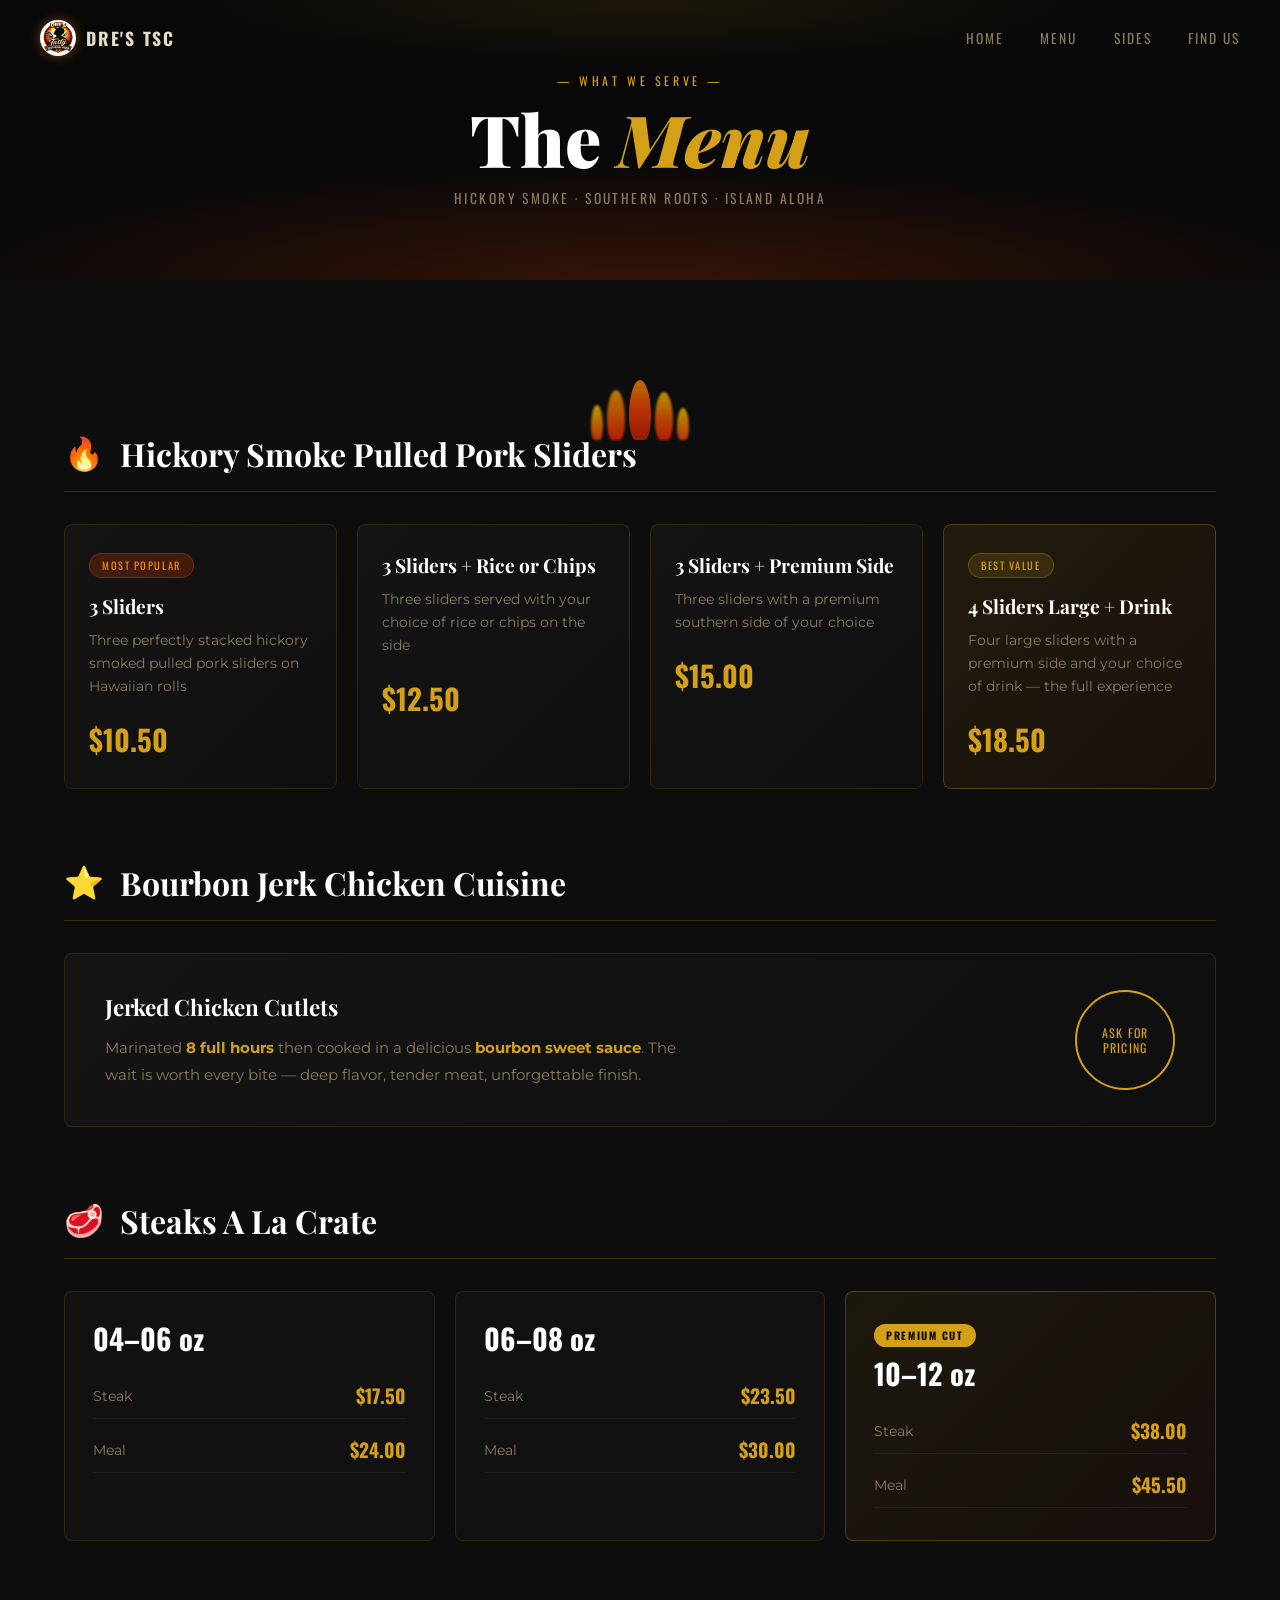
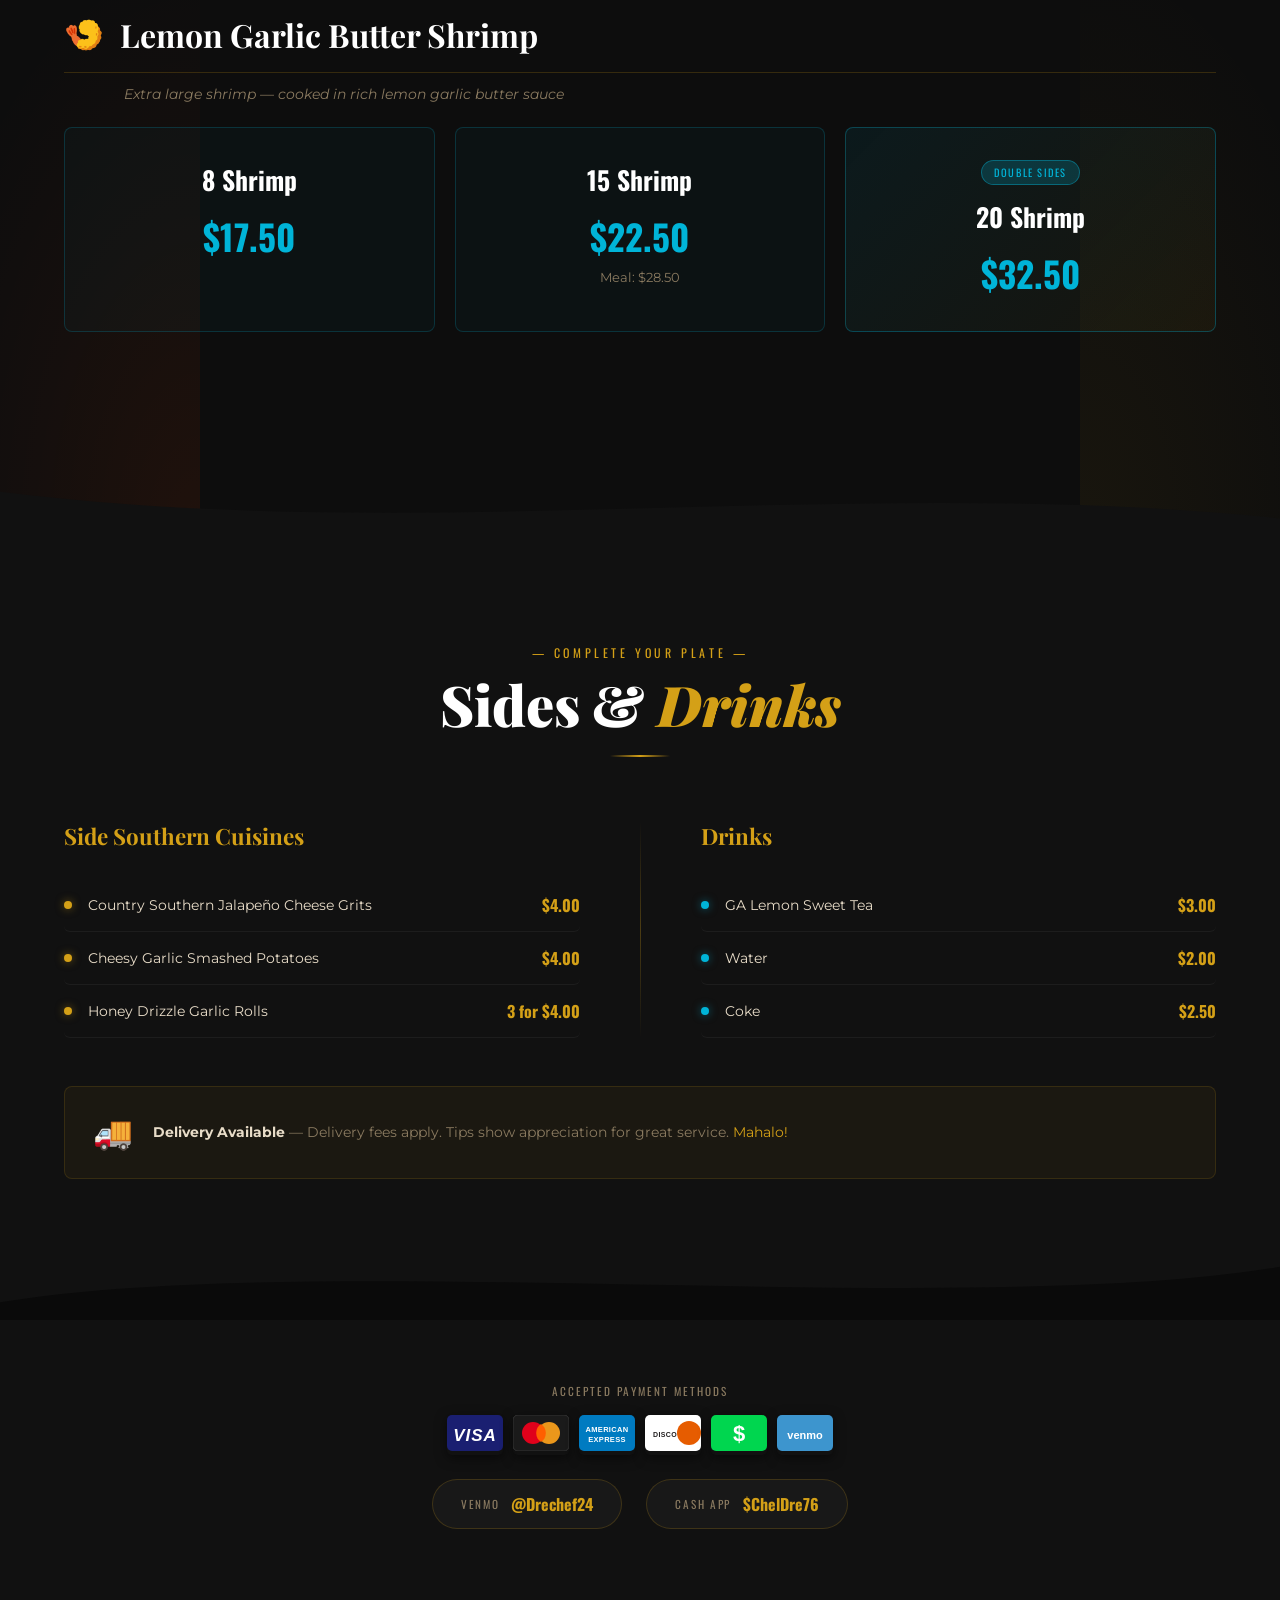
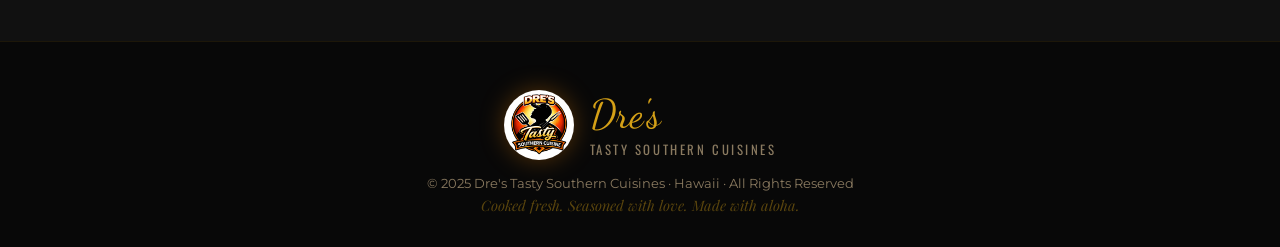
<file: menu.html>
<!DOCTYPE html>
<html lang="en">
<head>
  <meta charset="UTF-8" />
  <meta name="viewport" content="width=device-width, initial-scale=1.0" />
  <title>Menu & Prices | Dre's Tasty Southern Cuisines — Honolulu, Hawaii</title>

  <!-- ===== PRIMARY SEO ===== -->
  <meta name="description" content="Full menu & prices at Dre's Tasty Southern Cuisines, Honolulu Hawaii. Pulled pork sliders from $10.50, bourbon jerk chicken (ask for price), steaks from $17.50, lemon garlic butter shrimp from $17.50, southern sides & drinks." />
  <meta name="keywords" content="Dre's TSC menu, southern food menu Honolulu, southern food prices Hawaii, pulled pork sliders price, jerk chicken Hawaii, steak food truck Honolulu, shrimp plate Hawaii, southern sides cheese grits, garlic rolls" />
  <meta name="author" content="Dre's Tasty Southern Cuisines" />
  <meta name="robots" content="index, follow" />
  <meta name="theme-color" content="#D4A017" />

  <!-- ===== OPEN GRAPH / SOCIAL ===== -->
  <meta property="og:type" content="website" />
  <meta property="og:site_name" content="Dre's Tasty Southern Cuisines" />
  <meta property="og:title" content="Menu & Prices | Dre's Tasty Southern Cuisines — Honolulu, Hawaii" />
  <meta property="og:description" content="Pulled pork sliders, bourbon jerk chicken, steaks, shrimp & southern sides. Full menu and pricing for Dre's Tasty Southern Cuisines food truck in Honolulu, HI." />
  <meta property="og:image" content="logo.png" />
  <meta property="og:locale" content="en_US" />

  <!-- ===== TWITTER CARD ===== -->
  <meta name="twitter:card" content="summary_large_image" />
  <meta name="twitter:title" content="Menu & Prices | Dre's Tasty Southern Cuisines" />
  <meta name="twitter:description" content="Pulled pork sliders, bourbon jerk chicken, steaks, shrimp & southern sides. Full menu with prices — Honolulu, Hawaii." />
  <meta name="twitter:image" content="logo.png" />

  <!-- ===== PWA / iOS ===== -->
  <meta name="apple-mobile-web-app-capable" content="yes" />
  <meta name="apple-mobile-web-app-status-bar-style" content="black-translucent" />
  <meta name="apple-mobile-web-app-title" content="Dre's TSC Menu" />
  <meta name="mobile-web-app-capable" content="yes" />

  <!-- ===== STRUCTURED DATA ===== -->
  <script type="application/ld+json">
  {
    "@context": "https://schema.org",
    "@type": "Menu",
    "name": "Dre's Tasty Southern Cuisines — Full Menu",
    "description": "Complete menu with pricing for Dre's Tasty Southern Cuisines food truck in Honolulu, Hawaii.",
    "inLanguage": "en-US",
    "publisher": {
      "@type": "FoodEstablishment",
      "name": "Dre's Tasty Southern Cuisines",
      "image": "logo.png",
      "address": {
        "@type": "PostalAddress",
        "addressLocality": "Honolulu",
        "addressRegion": "HI",
        "addressCountry": "US"
      },
      "servesCuisine": ["Southern", "American", "BBQ"],
      "priceRange": "$$",
      "url": "https://www.drestsc.com"
    },
    "hasMenuSection": [
      {
        "@type": "MenuSection",
        "name": "Hickory Smoke Pulled Pork Sliders",
        "hasMenuItem": [
          { "@type": "MenuItem", "name": "3 Sliders", "offers": { "@type": "Offer", "price": "10.50", "priceCurrency": "USD" } },
          { "@type": "MenuItem", "name": "3 Sliders + Rice or Chips", "offers": { "@type": "Offer", "price": "12.50", "priceCurrency": "USD" } },
          { "@type": "MenuItem", "name": "3 Sliders + Premium Side", "offers": { "@type": "Offer", "price": "15.00", "priceCurrency": "USD" } },
          { "@type": "MenuItem", "name": "4 Sliders Large + Drink", "offers": { "@type": "Offer", "price": "18.50", "priceCurrency": "USD" } }
        ]
      },
      {
        "@type": "MenuSection",
        "name": "Steaks A La Crate",
        "hasMenuItem": [
          { "@type": "MenuItem", "name": "04-06 oz Steak", "offers": { "@type": "Offer", "price": "17.50", "priceCurrency": "USD" } },
          { "@type": "MenuItem", "name": "04-06 oz Steak Meal", "offers": { "@type": "Offer", "price": "24.00", "priceCurrency": "USD" } },
          { "@type": "MenuItem", "name": "06-08 oz Steak", "offers": { "@type": "Offer", "price": "23.50", "priceCurrency": "USD" } },
          { "@type": "MenuItem", "name": "06-08 oz Steak Meal", "offers": { "@type": "Offer", "price": "30.00", "priceCurrency": "USD" } },
          { "@type": "MenuItem", "name": "10-12 oz Premium Steak", "offers": { "@type": "Offer", "price": "38.00", "priceCurrency": "USD" } },
          { "@type": "MenuItem", "name": "10-12 oz Premium Steak Meal", "offers": { "@type": "Offer", "price": "45.50", "priceCurrency": "USD" } }
        ]
      },
      {
        "@type": "MenuSection",
        "name": "Lemon Garlic Butter Shrimp",
        "hasMenuItem": [
          { "@type": "MenuItem", "name": "8 Shrimp", "offers": { "@type": "Offer", "price": "17.50", "priceCurrency": "USD" } },
          { "@type": "MenuItem", "name": "15 Shrimp", "offers": { "@type": "Offer", "price": "22.50", "priceCurrency": "USD" } },
          { "@type": "MenuItem", "name": "15 Shrimp Meal", "offers": { "@type": "Offer", "price": "28.50", "priceCurrency": "USD" } },
          { "@type": "MenuItem", "name": "20 Shrimp (Double Sides)", "offers": { "@type": "Offer", "price": "32.50", "priceCurrency": "USD" } }
        ]
      },
      {
        "@type": "MenuSection",
        "name": "Sides",
        "hasMenuItem": [
          { "@type": "MenuItem", "name": "Country Southern Jalapeño Cheese Grits", "offers": { "@type": "Offer", "price": "4.00", "priceCurrency": "USD" } },
          { "@type": "MenuItem", "name": "Cheesy Garlic Smashed Potatoes", "offers": { "@type": "Offer", "price": "4.00", "priceCurrency": "USD" } },
          { "@type": "MenuItem", "name": "Honey Drizzle Garlic Rolls (3)", "offers": { "@type": "Offer", "price": "4.00", "priceCurrency": "USD" } }
        ]
      },
      {
        "@type": "MenuSection",
        "name": "Drinks",
        "hasMenuItem": [
          { "@type": "MenuItem", "name": "GA Lemon Sweet Tea", "offers": { "@type": "Offer", "price": "3.00", "priceCurrency": "USD" } },
          { "@type": "MenuItem", "name": "Water", "offers": { "@type": "Offer", "price": "2.00", "priceCurrency": "USD" } },
          { "@type": "MenuItem", "name": "Coke", "offers": { "@type": "Offer", "price": "2.50", "priceCurrency": "USD" } }
        ]
      }
    ]
  }
  </script>

  <link rel="preconnect" href="https://fonts.googleapis.com" />
  <link rel="preconnect" href="https://fonts.gstatic.com" crossorigin />
  <link href="https://fonts.googleapis.com/css2?family=Playfair+Display:ital,wght@0,700;0,900;1,700&family=Dancing+Script:wght@700&family=Oswald:wght@300;400;700&family=Montserrat:wght@300;400;600&display=swap" rel="stylesheet" />
  <link rel="stylesheet" href="style.css" />
</head>
<body>

  <!-- CURSOR TRAIL CANVAS -->
  <canvas id="trailCanvas" class="trail-canvas"></canvas>

  <!-- CUSTOM CURSOR -->
  <div class="cursor" id="cursor"></div>
  <div class="cursor-follower" id="cursor-follower"></div>

  <!-- SCROLL PROGRESS -->
  <div class="scroll-progress" id="scrollProgress"></div>

  <!-- NAV -->
  <nav class="nav scrolled" id="nav">
    <a href="index.html" class="nav-logo">
      <img src="logo.png" alt="Dre's TSC Logo" class="nav-logo-img" />
      <span>Dre's TSC</span>
    </a>
    <ul class="nav-links" id="navLinks">
      <li><a href="index.html">Home</a></li>
      <li><a href="#menu">Menu</a></li>
      <li><a href="#sides">Sides</a></li>
      <li><a href="index.html#contact">Find Us</a></li>
    </ul>
    <button class="hamburger" id="hamburger" aria-label="Menu">
      <span></span><span></span><span></span>
    </button>
  </nav>

  <!-- PAGE HERO BANNER -->
  <div class="page-hero">
    <div class="page-hero-bg"></div>
    <div class="page-hero-content">
      <div class="section-eyebrow">— What We Serve —</div>
      <h1 class="page-hero-title">The <em>Menu</em></h1>
      <p class="page-hero-sub">Hickory smoke &middot; Southern roots &middot; Island aloha</p>
    </div>
  </div>

  <!-- ===== MENU ===== -->
  <section class="menu-section" id="menu">
    <div class="menu-fire-left"></div>
    <div class="menu-fire-right"></div>
    <div class="container">

      <!-- SLIDERS -->
      <div class="menu-category reveal-up">
        <div class="category-flame">
          <div class="flame-group">
            <div class="flame flame--1"></div>
            <div class="flame flame--2"></div>
            <div class="flame flame--3"></div>
            <div class="flame flame--4"></div>
            <div class="flame flame--5"></div>
          </div>
        </div>
        <div class="category-header">
          <div class="category-icon">🔥</div>
          <h3>Hickory Smoke Pulled Pork Sliders</h3>
        </div>
        <div class="menu-grid">
          <div class="menu-card" data-price="$10.50">
            <div class="menu-card-inner">
              <div class="menu-card-front">
                <div class="menu-card-shine"></div>
                <div class="menu-card-tag">Most Popular</div>
                <h4>3 Sliders</h4>
                <p>Three perfectly stacked hickory smoked pulled pork sliders on Hawaiian rolls</p>
                <div class="menu-price">$10.50</div>
              </div>
            </div>
          </div>
          <div class="menu-card" data-price="$12.50">
            <div class="menu-card-inner">
              <div class="menu-card-front">
                <div class="menu-card-shine"></div>
                <h4>3 Sliders + Rice or Chips</h4>
                <p>Three sliders served with your choice of rice or chips on the side</p>
                <div class="menu-price">$12.50</div>
              </div>
            </div>
          </div>
          <div class="menu-card" data-price="$15.00">
            <div class="menu-card-inner">
              <div class="menu-card-front">
                <div class="menu-card-shine"></div>
                <h4>3 Sliders + Premium Side</h4>
                <p>Three sliders with a premium southern side of your choice</p>
                <div class="menu-price">$15.00</div>
              </div>
            </div>
          </div>
          <div class="menu-card menu-card--featured" data-price="$18.50">
            <div class="menu-card-inner">
              <div class="menu-card-front">
                <div class="menu-card-shine"></div>
                <div class="menu-card-tag menu-card-tag--gold">Best Value</div>
                <h4>4 Sliders Large + Drink</h4>
                <p>Four large sliders with a premium side and your choice of drink — the full experience</p>
                <div class="menu-price">$18.50</div>
              </div>
            </div>
          </div>
        </div>
      </div>

      <!-- BOURBON JERK CHICKEN -->
      <div class="menu-category reveal-up">
        <div class="category-header">
          <div class="category-icon">⭐</div>
          <h3>Bourbon Jerk Chicken Cuisine</h3>
        </div>
        <div class="menu-description-card reveal-up">
          <div class="menu-description-card-text">
            <h4>Jerked Chicken Cutlets</h4>
            <p>Marinated <strong>8 full hours</strong> then cooked in a delicious <strong>bourbon sweet sauce</strong>. The wait is worth every bite — deep flavor, tender meat, unforgettable finish.</p>
          </div>
          <div class="menu-description-card-badge">
            <span>Ask for</span>
            <span>Pricing</span>
          </div>
        </div>
      </div>

      <!-- STEAKS -->
      <div class="menu-category reveal-up">
        <div class="category-header">
          <div class="category-icon">🥩</div>
          <h3>Steaks A La Crate</h3>
        </div>
        <div class="steak-grid">
          <div class="steak-card reveal-up" style="--d:.1s">
            <div class="steak-size">04–06 oz</div>
            <div class="steak-prices">
              <div class="steak-price-row"><span>Steak</span><span class="price">$17.50</span></div>
              <div class="steak-price-row"><span>Meal</span><span class="price">$24.00</span></div>
            </div>
          </div>
          <div class="steak-card reveal-up" style="--d:.2s">
            <div class="steak-size">06–08 oz</div>
            <div class="steak-prices">
              <div class="steak-price-row"><span>Steak</span><span class="price">$23.50</span></div>
              <div class="steak-price-row"><span>Meal</span><span class="price">$30.00</span></div>
            </div>
          </div>
          <div class="steak-card steak-card--premium reveal-up" style="--d:.3s">
            <div class="steak-badge">Premium Cut</div>
            <div class="steak-size">10–12 oz</div>
            <div class="steak-prices">
              <div class="steak-price-row"><span>Steak</span><span class="price">$38.00</span></div>
              <div class="steak-price-row"><span>Meal</span><span class="price">$45.50</span></div>
            </div>
          </div>
        </div>
      </div>

      <!-- SHRIMP -->
      <div class="menu-category reveal-up">
        <div class="category-header">
          <div class="category-icon">🍤</div>
          <h3>Lemon Garlic Butter Shrimp</h3>
        </div>
        <p class="category-sub">Extra large shrimp — cooked in rich lemon garlic butter sauce</p>
        <div class="shrimp-grid">
          <div class="shrimp-card reveal-up">
            <div class="shrimp-count">8 Shrimp</div>
            <div class="shrimp-price">$17.50</div>
          </div>
          <div class="shrimp-card reveal-up">
            <div class="shrimp-count">15 Shrimp</div>
            <div class="shrimp-price">$22.50</div>
            <div class="shrimp-note">Meal: $28.50</div>
          </div>
          <div class="shrimp-card shrimp-card--xl reveal-up">
            <div class="shrimp-badge">Double Sides</div>
            <div class="shrimp-count">20 Shrimp</div>
            <div class="shrimp-price">$32.50</div>
          </div>
        </div>
      </div>
    </div>

    <div class="wave-divider wave-divider--bottom">
      <svg viewBox="0 0 1440 80" preserveAspectRatio="none"><path d="M0,20 C480,80 960,0 1440,50 L1440,80 L0,80 Z" fill="#111"/></svg>
    </div>
  </section>

  <!-- ===== SIDES & DRINKS ===== -->
  <section class="sides-section" id="sides">
    <div class="container">
      <div class="section-header reveal-up">
        <div class="section-eyebrow">— Complete Your Plate —</div>
        <h2 class="section-title">Sides &amp; <em>Drinks</em></h2>
        <div class="gold-line"></div>
      </div>
      <div class="sides-drinks-grid">
        <div class="sides-col reveal-left">
          <h3 class="sides-col-title">Side Southern Cuisines</h3>
          <div class="side-item">
            <div class="side-item-dot"></div>
            <div class="side-item-info">
              <span class="side-item-name">Country Southern Jalapeño Cheese Grits</span>
              <span class="side-item-price">$4.00</span>
            </div>
          </div>
          <div class="side-item">
            <div class="side-item-dot"></div>
            <div class="side-item-info">
              <span class="side-item-name">Cheesy Garlic Smashed Potatoes</span>
              <span class="side-item-price">$4.00</span>
            </div>
          </div>
          <div class="side-item">
            <div class="side-item-dot"></div>
            <div class="side-item-info">
              <span class="side-item-name">Honey Drizzle Garlic Rolls</span>
              <span class="side-item-price">3 for $4.00</span>
            </div>
          </div>
        </div>
        <div class="sides-divider"></div>
        <div class="drinks-col reveal-right">
          <h3 class="sides-col-title">Drinks</h3>
          <div class="side-item">
            <div class="side-item-dot side-item-dot--drink"></div>
            <div class="side-item-info">
              <span class="side-item-name">GA Lemon Sweet Tea</span>
              <span class="side-item-price">$3.00</span>
            </div>
          </div>
          <div class="side-item">
            <div class="side-item-dot side-item-dot--drink"></div>
            <div class="side-item-info">
              <span class="side-item-name">Water</span>
              <span class="side-item-price">$2.00</span>
            </div>
          </div>
          <div class="side-item">
            <div class="side-item-dot side-item-dot--drink"></div>
            <div class="side-item-info">
              <span class="side-item-name">Coke</span>
              <span class="side-item-price">$2.50</span>
            </div>
          </div>
        </div>
      </div>
      <div class="delivery-notice reveal-up">
        <div class="delivery-notice-icon">🚚</div>
        <div>
          <strong>Delivery Available</strong> — Delivery fees apply. Tips show appreciation for great service. <em>Mahalo!</em>
        </div>
      </div>
    </div>
    <div class="wave-divider wave-divider--bottom">
      <svg viewBox="0 0 1440 80" preserveAspectRatio="none"><path d="M0,60 C360,0 1080,80 1440,20 L1440,80 L0,80 Z" fill="#0a0a0a"/></svg>
    </div>
  </section>

  <!-- ===== PAYMENT ===== -->
  <section class="menu-payment-section">
    <div class="container">
      <div class="accepted-payments reveal-up">
        <p class="accepted-label">Accepted Payment Methods</p>
        <div class="payment-badges-row">
          <!-- Visa -->
          <div class="pay-badge" title="Visa">
            <svg width="56" height="36" viewBox="0 0 56 36" xmlns="http://www.w3.org/2000/svg">
              <rect width="56" height="36" rx="5" fill="#1A1F71"/>
              <text x="28" y="26" text-anchor="middle" fill="white" font-family="Arial,sans-serif" font-weight="900" font-size="17" font-style="italic" letter-spacing="1">VISA</text>
            </svg>
          </div>
          <!-- Mastercard -->
          <div class="pay-badge" title="Mastercard">
            <svg width="56" height="36" viewBox="0 0 56 36" xmlns="http://www.w3.org/2000/svg">
              <rect width="56" height="36" rx="5" fill="#1a1a1a" stroke="#333" stroke-width="1"/>
              <circle cx="20" cy="18" r="11" fill="#EB001B" opacity="0.95"/>
              <circle cx="36" cy="18" r="11" fill="#F79E1B" opacity="0.95"/>
              <path d="M28 8.9a11 11 0 0 1 0 18.2A11 11 0 0 1 28 8.9z" fill="#FF5F00"/>
            </svg>
          </div>
          <!-- Amex -->
          <div class="pay-badge" title="American Express">
            <svg width="56" height="36" viewBox="0 0 56 36" xmlns="http://www.w3.org/2000/svg">
              <rect width="56" height="36" rx="5" fill="#007BC1"/>
              <text x="28" y="17" text-anchor="middle" fill="white" font-family="Arial,sans-serif" font-weight="bold" font-size="7.5" letter-spacing="0.3">AMERICAN</text>
              <text x="28" y="27" text-anchor="middle" fill="white" font-family="Arial,sans-serif" font-weight="bold" font-size="7.5" letter-spacing="0.3">EXPRESS</text>
            </svg>
          </div>
          <!-- Discover -->
          <div class="pay-badge" title="Discover">
            <svg width="56" height="36" viewBox="0 0 56 36" xmlns="http://www.w3.org/2000/svg">
              <rect width="56" height="36" rx="5" fill="white"/>
              <text x="8" y="22" fill="#231F20" font-family="Arial,sans-serif" font-weight="bold" font-size="7" letter-spacing="0.4">DISCOVER</text>
              <circle cx="44" cy="18" r="12" fill="#E65C00"/>
            </svg>
          </div>
          <!-- CashApp -->
          <div class="pay-badge" title="Cash App — $ChelDre76">
            <svg width="56" height="36" viewBox="0 0 56 36" xmlns="http://www.w3.org/2000/svg">
              <rect width="56" height="36" rx="5" fill="#00D64F"/>
              <text x="28" y="26" text-anchor="middle" fill="white" font-family="Arial,sans-serif" font-weight="bold" font-size="22">$</text>
            </svg>
          </div>
          <!-- Venmo -->
          <div class="pay-badge" title="Venmo — @Drechef24">
            <svg width="56" height="36" viewBox="0 0 56 36" xmlns="http://www.w3.org/2000/svg">
              <rect width="56" height="36" rx="5" fill="#3D95CE"/>
              <text x="28" y="24" text-anchor="middle" fill="white" font-family="Arial,sans-serif" font-weight="bold" font-size="11">venmo</text>
            </svg>
          </div>
        </div>
        <div class="payment-row" style="margin-top:24px; margin-bottom:0">
          <div class="payment-pill">
            <span class="payment-label">Venmo</span>
            <span class="payment-handle">@Drechef24</span>
          </div>
          <div class="payment-pill">
            <span class="payment-label">Cash App</span>
            <span class="payment-handle">$ChelDre76</span>
          </div>
        </div>
      </div>
    </div>
  </section>

  <!-- ===== FOOTER ===== -->
  <footer class="footer">
    <div class="footer-logo">
      <img src="logo.png" alt="Dre's Tasty Southern Cuisines" class="footer-logo-img" />
      <div class="footer-logo-text">
        <span class="footer-script">Dre's</span>
        <span class="footer-text">TASTY SOUTHERN CUISINES</span>
      </div>
    </div>
    <p class="footer-copy">© 2025 Dre's Tasty Southern Cuisines · Hawaii · All Rights Reserved</p>
    <p class="footer-sub">Cooked fresh. Seasoned with love. Made with aloha.</p>
  </footer>

  <script src="app.js"></script>
</body>
</html>
</file>
<file: style.css>
/* ===================================================
   DRE'S TASTY SOUTHERN CUISINES — MASTER STYLESHEET
   =================================================== */

/* ---------- RESET & ROOT ---------- */
*, *::before, *::after { box-sizing: border-box; margin: 0; padding: 0; }

:root {
  --gold: #D4A017;
  --gold-light: #f0c040;
  --gold-dark: #a07010;
  --fire: #FF4500;
  --ember: #FF8C00;
  --black: #080808;
  --dark: #0d0d0d;
  --dark2: #111111;
  --smoke: #1a1a1a;
  --text: #e8dcc8;
  --text-muted: #8a7a60;
  --teal: #00B4D8;
  --cream: #FFF8E7;
  --font-script: 'Dancing Script', cursive;
  --font-display: 'Playfair Display', serif;
  --font-head: 'Oswald', sans-serif;
  --font-body: 'Montserrat', sans-serif;
  --ease-bounce: cubic-bezier(0.34, 1.56, 0.64, 1);
  --ease-smooth: cubic-bezier(0.25, 0.46, 0.45, 0.94);
}

html { scroll-behavior: smooth; }

body {
  background: var(--black);
  color: var(--text);
  font-family: var(--font-body);
  overflow-x: hidden;
  cursor: none;
}

a { color: inherit; text-decoration: none; }
img { max-width: 100%; display: block; }

/* ---------- CUSTOM CURSOR ---------- */
.cursor {
  width: 8px; height: 8px;
  background: var(--gold);
  border-radius: 50%;
  position: fixed;
  top: 0; left: 0;
  pointer-events: none;
  z-index: 9999;
  transform: translate(-50%, -50%);
  transition: transform .1s, background .2s;
  mix-blend-mode: difference;
}
.cursor-follower {
  width: 32px; height: 32px;
  border: 1.5px solid var(--gold);
  border-radius: 50%;
  position: fixed;
  top: 0; left: 0;
  pointer-events: none;
  z-index: 9998;
  transform: translate(-50%, -50%);
  transition: transform .18s var(--ease-smooth), opacity .2s;
  opacity: .6;
}
body:not(:hover) .cursor,
body:not(:hover) .cursor-follower { opacity: 0; }

/* ---------- SCROLL PROGRESS ---------- */
.scroll-progress {
  position: fixed;
  top: 0; left: 0;
  height: 3px;
  width: 0%;
  background: linear-gradient(90deg, var(--fire), var(--gold), var(--gold-light));
  z-index: 9997;
  transition: width .1s linear;
  box-shadow: 0 0 10px var(--gold);
}

/* ---------- CONTAINER ---------- */
.container {
  max-width: 1200px;
  margin: 0 auto;
  padding: 0 24px;
}

/* ---------- NAV ---------- */
.nav {
  position: fixed;
  top: 0; left: 0; right: 0;
  z-index: 1000;
  padding: 20px 40px;
  display: flex;
  align-items: center;
  justify-content: space-between;
  transition: all .4s var(--ease-smooth);
}
.nav.scrolled {
  padding: 12px 40px;
  background: rgba(8,8,8,.95);
  backdrop-filter: blur(20px);
  border-bottom: 1px solid rgba(212,160,23,.15);
  box-shadow: 0 4px 40px rgba(0,0,0,.6);
}
.nav-logo {
  display: flex;
  align-items: center;
  gap: 10px;
  font-family: var(--font-head);
  font-size: 1.1rem;
  font-weight: 700;
  letter-spacing: .1em;
  color: var(--gold);
  text-transform: uppercase;
}
.nav-logo-img {
  width: 36px;
  height: 36px;
  object-fit: cover;
  border-radius: 50%;
  filter: drop-shadow(0 0 6px rgba(255,140,0,.4));
  transition: filter .3s, transform .3s var(--ease-bounce);
}
.nav-logo:hover .nav-logo-img {
  filter: drop-shadow(0 0 12px rgba(255,140,0,.7));
  transform: scale(1.1) rotate(-3deg);
}
.nav-links {
  display: flex;
  gap: 36px;
  list-style: none;
}
.nav-links a {
  font-family: var(--font-head);
  font-size: .85rem;
  letter-spacing: .15em;
  text-transform: uppercase;
  color: var(--text-muted);
  transition: color .3s;
  position: relative;
}
.nav-links a::after {
  content: '';
  position: absolute;
  bottom: -4px;
  left: 0; right: 0;
  height: 1px;
  background: var(--gold);
  transform: scaleX(0);
  transition: transform .3s var(--ease-bounce);
}
.nav-links a:hover { color: var(--gold); }
.nav-links a:hover::after { transform: scaleX(1); }
.hamburger {
  display: none;
  flex-direction: column;
  gap: 5px;
  background: none;
  border: none;
  cursor: none;
  padding: 4px;
}
.hamburger span {
  display: block;
  width: 24px;
  height: 2px;
  background: var(--gold);
  transition: all .3s;
  border-radius: 2px;
}

/* ---------- HERO ---------- */
.hero {
  position: relative;
  min-height: 100vh;
  display: flex;
  align-items: center;
  justify-content: center;
  overflow: hidden;
}
.hero-canvas {
  position: absolute;
  inset: 0;
  width: 100%;
  height: 100%;
}
.hero-overlay {
  position: absolute;
  inset: 0;
  background:
    radial-gradient(ellipse 80% 60% at 50% 60%, rgba(255,69,0,.08) 0%, transparent 70%),
    radial-gradient(ellipse 60% 40% at 50% 100%, rgba(212,160,23,.12) 0%, transparent 60%),
    linear-gradient(to bottom, rgba(8,8,8,.3) 0%, rgba(8,8,8,.5) 60%, rgba(8,8,8,.9) 100%);
  pointer-events: none;
}
.hero-content {
  position: relative;
  z-index: 2;
  text-align: center;
  padding: 0 24px;
  max-width: 900px;
}
.hero-badge {
  display: inline-block;
  padding: 8px 24px;
  border: 1px solid rgba(212,160,23,.4);
  border-radius: 100px;
  font-family: var(--font-head);
  font-size: .75rem;
  letter-spacing: .25em;
  text-transform: uppercase;
  color: var(--gold);
  margin-bottom: 28px;
  background: rgba(212,160,23,.06);
  backdrop-filter: blur(10px);
}
.hero-title {
  display: flex;
  flex-direction: column;
  align-items: center;
  gap: 4px;
  margin-bottom: 24px;
}
.hero-script {
  font-family: var(--font-script);
  font-size: clamp(4rem, 12vw, 9rem);
  color: var(--gold);
  line-height: 1;
  filter: drop-shadow(0 0 40px rgba(212,160,23,.5));
  animation: pulseGlow 3s ease-in-out infinite alternate;
}
.hero-bold {
  font-family: var(--font-head);
  font-size: clamp(2.2rem, 7vw, 5.5rem);
  font-weight: 700;
  letter-spacing: .15em;
  text-transform: uppercase;
  color: #fff;
  line-height: 1;
}
.hero-bold--accent {
  color: var(--gold-light);
  -webkit-text-stroke: 1px rgba(212,160,23,.3);
}
.hero-sub {
  font-family: var(--font-head);
  font-size: clamp(.9rem, 2vw, 1.1rem);
  letter-spacing: .3em;
  text-transform: uppercase;
  color: var(--text-muted);
  margin-bottom: 44px;
}
.hero-ctas {
  display: flex;
  gap: 16px;
  justify-content: center;
  flex-wrap: wrap;
}
.hero-scroll-hint {
  position: absolute;
  bottom: 40px;
  left: 50%;
  transform: translateX(-50%);
  display: flex;
  flex-direction: column;
  align-items: center;
  gap: 10px;
  z-index: 2;
  font-family: var(--font-head);
  font-size: .7rem;
  letter-spacing: .2em;
  text-transform: uppercase;
  color: var(--text-muted);
  animation: fadeInUp 1s 1.5s both;
}
.hero-scroll-line {
  width: 1px;
  height: 50px;
  background: linear-gradient(to bottom, var(--gold), transparent);
  animation: scrollLine 2s ease-in-out infinite;
}

/* ---------- BUTTONS ---------- */
.btn {
  display: inline-flex;
  align-items: center;
  gap: 8px;
  padding: 14px 36px;
  font-family: var(--font-head);
  font-size: .85rem;
  letter-spacing: .15em;
  text-transform: uppercase;
  border-radius: 4px;
  transition: all .3s var(--ease-smooth);
  position: relative;
  overflow: hidden;
}
.btn::before {
  content: '';
  position: absolute;
  inset: 0;
  background: rgba(255,255,255,.1);
  transform: translateX(-100%);
  transition: transform .4s var(--ease-smooth);
}
.btn:hover::before { transform: translateX(0); }
.btn--primary {
  background: var(--gold);
  color: var(--black);
  font-weight: 700;
  box-shadow: 0 4px 30px rgba(212,160,23,.4);
}
.btn--primary:hover {
  background: var(--gold-light);
  box-shadow: 0 8px 40px rgba(212,160,23,.6);
  transform: translateY(-2px);
}
.btn--ghost {
  border: 1px solid rgba(212,160,23,.5);
  color: var(--gold);
}
.btn--ghost:hover {
  border-color: var(--gold);
  box-shadow: 0 4px 30px rgba(212,160,23,.2);
  transform: translateY(-2px);
}

/* ---------- TICKER ---------- */
.ticker-wrap {
  background: var(--gold);
  overflow: hidden;
  padding: 14px 0;
  position: relative;
  z-index: 10;
}
.ticker {
  display: flex;
  white-space: nowrap;
  animation: ticker 40s linear infinite;
}
.ticker span {
  font-family: var(--font-head);
  font-size: .85rem;
  font-weight: 700;
  letter-spacing: .1em;
  text-transform: uppercase;
  color: var(--black);
  padding: 0 40px;
  flex-shrink: 0;
}

/* ---------- SECTION COMMONS ---------- */
.section-header {
  text-align: center;
  margin-bottom: 64px;
}
.section-eyebrow {
  font-family: var(--font-head);
  font-size: .75rem;
  letter-spacing: .3em;
  text-transform: uppercase;
  color: var(--gold);
  margin-bottom: 12px;
}
.section-title {
  font-family: var(--font-display);
  font-size: clamp(2.2rem, 5vw, 3.5rem);
  font-weight: 900;
  color: #fff;
  line-height: 1.1;
  margin-bottom: 20px;
}
.section-title em {
  font-style: italic;
  color: var(--gold);
}
.gold-line {
  width: 60px;
  height: 2px;
  background: linear-gradient(90deg, transparent, var(--gold), transparent);
  margin: 0 auto;
}

/* ---------- ABOUT ---------- */
.about {
  position: relative;
  padding: 100px 0 140px;
  background: var(--smoke);
  overflow: hidden;
}
/* ---------- ABOUT GRILL BACKGROUND ---------- */
/* Lift the text content above the grill */
.about > .container {
  position: relative;
  z-index: 2;
}
.about-grill {
  position: absolute;
  top: 50%;
  left: 50%;
  transform: translate(-50%, -50%);
  /* zoomed-in viewBox is 304×185, aspect ≈ 1.643 */
  width: clamp(500px, 86vw, 1120px);
  height: clamp(305px, 52.4vw, 682px);
  pointer-events: none;
  user-select: none;
  z-index: 1;
  opacity: 0.5;
}

.ag-svg {
  position: absolute;
  inset: 0;
  width: 100%;
  height: 100%;
}

/* ---- Flames: rise from grate level ---- */
/* viewBox crop puts grate top (y=190) at 81% from bottom */
.ag-flames {
  position: absolute;
  bottom: 79%;
  left: 50%;
  transform: translateX(-50%);
  width: 52%;
  height: clamp(100px, 22vw, 280px);
  display: flex;
  align-items: flex-end;
  justify-content: center;
  gap: clamp(2px, 0.5vw, 7px);
}

.ag-flame {
  flex-shrink: 0;
  border-radius: 50% 50% 30% 30% / 60% 60% 40% 40%;
  transform-origin: center bottom;
  filter: blur(1.5px);
}

/* outer-left */
.ag-flame--1 {
  width: clamp(5px,1.1vw,13px);
  height: clamp(18px,3.6vw,42px);
  background: linear-gradient(to top,rgba(255,69,0,.13),rgba(255,140,0,.09),rgba(255,215,0,.05));
  animation: agF1 .92s ease-in-out infinite alternate;
}
.ag-flame--2 {
  width: clamp(7px,1.5vw,17px);
  height: clamp(28px,5.5vw,62px);
  background: linear-gradient(to top,rgba(255,34,0,.15),rgba(255,100,0,.11),rgba(255,168,0,.06));
  animation: agF2 .76s ease-in-out infinite alternate;
}
.ag-flame--3 {
  width: clamp(9px,1.8vw,21px);
  height: clamp(36px,7.2vw,80px);
  background: linear-gradient(to top,rgba(218,30,0,.16),rgba(255,65,0,.13),rgba(255,150,0,.07));
  animation: agF3 .84s ease-in-out infinite alternate;
}
.ag-flame--4 {
  width: clamp(11px,2.2vw,26px);
  height: clamp(46px,9.2vw,103px);
  background: linear-gradient(to top,rgba(200,16,0,.18),rgba(255,48,0,.14),rgba(255,132,0,.08));
  animation: agF1 1.07s ease-in-out infinite alternate;
}
/* center-peak tallest */
.ag-flame--5 {
  width: clamp(13px,2.6vw,30px);
  height: clamp(54px,10.8vw,122px);
  background: linear-gradient(to top,rgba(210,18,0,.20),rgba(255,55,0,.16),rgba(255,138,0,.09));
  animation: agF2 .70s ease-in-out infinite alternate;
  filter: blur(1px);
}
.ag-flame--6 {
  width: clamp(11px,2.2vw,26px);
  height: clamp(46px,9.2vw,103px);
  background: linear-gradient(to top,rgba(200,16,0,.18),rgba(255,48,0,.14),rgba(255,132,0,.08));
  animation: agF3 1.14s ease-in-out infinite alternate;
}
.ag-flame--7 {
  width: clamp(9px,1.8vw,21px);
  height: clamp(36px,7.2vw,80px);
  background: linear-gradient(to top,rgba(218,30,0,.16),rgba(255,65,0,.13),rgba(255,150,0,.07));
  animation: agF1 .88s ease-in-out infinite alternate;
}
.ag-flame--8 {
  width: clamp(7px,1.5vw,17px);
  height: clamp(28px,5.5vw,62px);
  background: linear-gradient(to top,rgba(255,34,0,.15),rgba(255,100,0,.11),rgba(255,168,0,.06));
  animation: agF2 .73s ease-in-out infinite alternate;
}
/* outer-right */
.ag-flame--9 {
  width: clamp(5px,1.1vw,13px);
  height: clamp(18px,3.6vw,42px);
  background: linear-gradient(to top,rgba(255,69,0,.13),rgba(255,140,0,.09),rgba(255,215,0,.05));
  animation: agF3 .97s ease-in-out infinite alternate;
}

/* ---- Smoke wisps: start at grate level, drift up ---- */
.ag-smokes {
  position: absolute;
  bottom: 79%;
  left: 50%;
  transform: translateX(-50%);
  width: 72%;
  height: clamp(160px, 34vw, 420px);
  pointer-events: none;
}

.ag-smoke {
  position: absolute;
  bottom: 0;
  border-radius: 50%;
  filter: blur(10px);
  opacity: 0;
  animation: agSmokeUp linear infinite;
}

.ag-smoke--1 { width: 26px; height: 54px; left: 28%; background: radial-gradient(ellipse,rgba(180,150,100,.07),transparent 70%); animation-duration: 3.9s; animation-delay: 0s; }
.ag-smoke--2 { width: 20px; height: 44px; left: 43%; background: radial-gradient(ellipse,rgba(160,130,90,.06),transparent 70%); animation-duration: 4.5s; animation-delay: -1.3s; }
.ag-smoke--3 { width: 16px; height: 38px; left: 56%; background: radial-gradient(ellipse,rgba(140,118,78,.06),transparent 70%); animation-duration: 3.3s; animation-delay: -2.5s; }
.ag-smoke--4 { width: 30px; height: 60px; left: 16%; background: radial-gradient(ellipse,rgba(180,150,100,.08),transparent 70%); animation-duration: 4.9s; animation-delay: -0.7s; }
.ag-smoke--5 { width: 18px; height: 42px; left: 66%; background: radial-gradient(ellipse,rgba(160,130,90,.06),transparent 70%); animation-duration: 3.7s; animation-delay: -1.9s; }
.ag-smoke--6 { width: 34px; height: 68px; left: 38%; background: radial-gradient(ellipse,rgba(180,150,100,.07),transparent 70%); animation-duration: 5.1s; animation-delay: -3.3s; }

/* ---- Grill flame keyframes ---- */
@keyframes agF1 {
  0%   { transform: scaleX(.87) scaleY(.93) rotate(-2.5deg); }
  100% { transform: scaleX(1.13) scaleY(1.07) rotate(2.5deg); }
}
@keyframes agF2 {
  0%   { transform: scaleX(1.03) scaleY(.96) rotate(1.5deg); }
  100% { transform: scaleX(.83) scaleY(1.13) rotate(-1.5deg); }
}
@keyframes agF3 {
  0%   { transform: scaleX(.92) scaleY(1.03) rotate(.5deg); }
  100% { transform: scaleX(1.08) scaleY(.95) rotate(-2.5deg); }
}
@keyframes agSmokeUp {
  0%   { transform: translateY(0) scaleX(1); opacity: 0; }
  14%  { opacity: 1; }
  84%  { opacity: .25; }
  100% { transform: translateY(-230px) scaleX(3.8); opacity: 0; }
}
.about-grid {
  display: grid;
  grid-template-columns: 1fr 1fr;
  gap: 80px;
  align-items: center;
}
.about-img-wrap {
  position: relative;
}
.about-img-frame {
  position: relative;
  aspect-ratio: 3/4;
  max-height: 500px;
  border: 1px solid rgba(212,160,23,.2);
}
.about-img-inner {
  position: absolute;
  inset: 20px;
  background: linear-gradient(135deg, rgba(212,160,23,.05), rgba(255,69,0,.05));
  display: flex;
  align-items: center;
  justify-content: center;
  overflow: hidden;
}
.about-logo-img {
  width: 85%;
  max-width: 340px;
  height: auto;
  object-fit: contain;
  border-radius: 50%;
  background: #fff;
  padding: 6px;
  box-shadow: 0 0 60px rgba(255,140,0,.45), 0 0 120px rgba(255,140,0,.15);
  animation: float 4s ease-in-out infinite;
}
.about-glow {
  position: absolute;
  bottom: 0;
  left: 50%;
  transform: translateX(-50%);
  width: 200px;
  height: 100px;
  background: radial-gradient(ellipse, rgba(212,160,23,.3), transparent 70%);
  animation: pulseGlow 3s ease-in-out infinite alternate;
}
.about-frame-corner {
  position: absolute;
  width: 24px;
  height: 24px;
  border-color: var(--gold);
  border-style: solid;
}
.about-frame-corner.tl { top: -1px; left: -1px; border-width: 2px 0 0 2px; }
.about-frame-corner.tr { top: -1px; right: -1px; border-width: 2px 2px 0 0; }
.about-frame-corner.bl { bottom: -1px; left: -1px; border-width: 0 0 2px 2px; }
.about-frame-corner.br { bottom: -1px; right: -1px; border-width: 0 2px 2px 0; }
.about-tag {
  position: absolute;
  bottom: -20px;
  right: -20px;
  background: var(--gold);
  color: var(--black);
  font-family: var(--font-script);
  font-size: 1.8rem;
  padding: 10px 24px;
  box-shadow: 0 8px 30px rgba(212,160,23,.3);
}
.about-text p {
  color: var(--text-muted);
  line-height: 1.9;
  margin-bottom: 16px;
  font-size: .95rem;
}
.about-stats {
  display: flex;
  gap: 40px;
  margin-top: 40px;
  padding-top: 40px;
  border-top: 1px solid rgba(212,160,23,.2);
}
.stat {
  display: flex;
  flex-direction: column;
  align-items: flex-start;
}
.stat-num {
  font-family: var(--font-head);
  font-size: 3rem;
  font-weight: 700;
  color: var(--gold);
  line-height: 1;
}
.stat span:nth-child(2) {
  font-family: var(--font-head);
  font-size: 3rem;
  color: var(--gold);
  line-height: 1;
}
.stat-label {
  font-family: var(--font-head);
  font-size: .7rem;
  letter-spacing: .15em;
  text-transform: uppercase;
  color: var(--text-muted);
  margin-top: 4px;
}

/* ---------- MENU ---------- */
.menu-section {
  position: relative;
  padding: 100px 0 140px;
  background: var(--dark);
  overflow: hidden;
}
.menu-fire-left,
.menu-fire-right {
  position: absolute;
  bottom: 0;
  width: 300px;
  height: 600px;
  pointer-events: none;
}
.menu-fire-left {
  left: -100px;
  background: radial-gradient(ellipse at 100% 100%, rgba(255,69,0,.08), transparent 70%);
}
.menu-fire-right {
  right: -100px;
  background: radial-gradient(ellipse at 0% 100%, rgba(212,160,23,.06), transparent 70%);
}
.menu-category {
  margin-bottom: 72px;
}
.category-header {
  display: flex;
  align-items: center;
  gap: 16px;
  margin-bottom: 32px;
  padding-bottom: 16px;
  border-bottom: 1px solid rgba(212,160,23,.2);
}
.category-icon { font-size: 2rem; }
.category-header h3 {
  font-family: var(--font-display);
  font-size: clamp(1.4rem, 3vw, 2rem);
  font-weight: 700;
  color: #fff;
}
.category-sub {
  color: var(--text-muted);
  font-size: .9rem;
  margin: -20px 0 24px 60px;
  font-style: italic;
}
.menu-grid {
  display: grid;
  grid-template-columns: repeat(auto-fit, minmax(240px, 1fr));
  gap: 20px;
}

/* MENU CARDS */
.menu-card {
  position: relative;
  border-radius: 8px;
  overflow: hidden;
  transition: transform .4s var(--ease-bounce), box-shadow .4s;
  cursor: none;
}
.menu-card:hover {
  transform: translateY(-8px) scale(1.02);
  box-shadow: 0 20px 60px rgba(212,160,23,.2);
}
.menu-card-inner {
  height: 100%;
}
.menu-card-front {
  background: linear-gradient(135deg, rgba(255,255,255,.03), rgba(255,255,255,.01));
  border: 1px solid rgba(212,160,23,.15);
  border-radius: 8px;
  padding: 28px 24px;
  height: 100%;
  position: relative;
  overflow: hidden;
  transition: border-color .3s;
}
.menu-card:hover .menu-card-front {
  border-color: rgba(212,160,23,.5);
}
.menu-card--featured .menu-card-front {
  background: linear-gradient(135deg, rgba(212,160,23,.1), rgba(255,69,0,.05));
  border-color: rgba(212,160,23,.3);
}
.menu-card-shine {
  position: absolute;
  inset: 0;
  background: linear-gradient(105deg, transparent 40%, rgba(255,255,255,.03) 50%, transparent 60%);
  transform: translateX(-100%);
  transition: transform .6s;
}
.menu-card:hover .menu-card-shine {
  transform: translateX(100%);
}
.menu-card-tag {
  display: inline-block;
  padding: 4px 12px;
  background: rgba(255,69,0,.2);
  border: 1px solid rgba(255,69,0,.3);
  border-radius: 100px;
  font-family: var(--font-head);
  font-size: .65rem;
  letter-spacing: .15em;
  text-transform: uppercase;
  color: var(--ember);
  margin-bottom: 16px;
}
.menu-card-tag--gold {
  background: rgba(212,160,23,.15);
  border-color: rgba(212,160,23,.3);
  color: var(--gold);
}
.menu-card-front h4 {
  font-family: var(--font-display);
  font-size: 1.2rem;
  font-weight: 700;
  color: #fff;
  margin-bottom: 10px;
  line-height: 1.3;
}
.menu-card-front p {
  font-size: .85rem;
  color: var(--text-muted);
  line-height: 1.7;
  margin-bottom: 20px;
}
.menu-price {
  font-family: var(--font-head);
  font-size: 1.8rem;
  font-weight: 700;
  color: var(--gold);
  margin-top: auto;
}

/* MENU DESCRIPTION CARD */
.menu-description-card {
  display: flex;
  align-items: center;
  justify-content: space-between;
  gap: 32px;
  background: linear-gradient(135deg, rgba(255,255,255,.03), rgba(255,255,255,.01));
  border: 1px solid rgba(212,160,23,.15);
  border-radius: 8px;
  padding: 36px 40px;
}
.menu-description-card-text h4 {
  font-family: var(--font-display);
  font-size: 1.4rem;
  color: #fff;
  margin-bottom: 12px;
}
.menu-description-card-text p {
  color: var(--text-muted);
  line-height: 1.8;
  font-size: .95rem;
  max-width: 600px;
}
.menu-description-card-text strong { color: var(--gold); }
.menu-description-card-badge {
  flex-shrink: 0;
  width: 100px;
  height: 100px;
  border-radius: 50%;
  border: 2px solid var(--gold);
  display: flex;
  flex-direction: column;
  align-items: center;
  justify-content: center;
  font-family: var(--font-head);
  font-size: .75rem;
  letter-spacing: .1em;
  text-transform: uppercase;
  color: var(--gold);
  text-align: center;
  line-height: 1.3;
  animation: spin 20s linear infinite;
}

/* STEAKS */
.steak-grid {
  display: grid;
  grid-template-columns: repeat(3, 1fr);
  gap: 20px;
}
.steak-card {
  border: 1px solid rgba(212,160,23,.15);
  border-radius: 8px;
  padding: 32px 28px;
  position: relative;
  overflow: hidden;
  transition: all .4s var(--ease-bounce);
  background: rgba(255,255,255,.02);
}
.steak-card:hover {
  border-color: rgba(212,160,23,.4);
  transform: translateY(-6px);
  box-shadow: 0 20px 50px rgba(212,160,23,.15);
}
.steak-card--premium {
  background: linear-gradient(135deg, rgba(212,160,23,.08), rgba(255,69,0,.04));
  border-color: rgba(212,160,23,.3);
}
.steak-badge {
  display: inline-block;
  padding: 4px 12px;
  background: var(--gold);
  color: var(--black);
  font-family: var(--font-head);
  font-size: .65rem;
  letter-spacing: .15em;
  text-transform: uppercase;
  font-weight: 700;
  border-radius: 100px;
  margin-bottom: 12px;
}
.steak-size {
  font-family: var(--font-head);
  font-size: 1.8rem;
  font-weight: 700;
  color: #fff;
  margin-bottom: 20px;
  line-height: 1;
}
.steak-prices { display: flex; flex-direction: column; gap: 8px; }
.steak-price-row {
  display: flex;
  justify-content: space-between;
  align-items: center;
  padding: 8px 0;
  border-bottom: 1px solid rgba(255,255,255,.05);
  font-family: var(--font-body);
  font-size: .9rem;
}
.steak-price-row span:first-child { color: var(--text-muted); }
.steak-price-row .price {
  font-family: var(--font-head);
  font-size: 1.2rem;
  font-weight: 700;
  color: var(--gold);
}

/* SHRIMP */
.shrimp-grid {
  display: grid;
  grid-template-columns: repeat(3, 1fr);
  gap: 20px;
}
.shrimp-card {
  border: 1px solid rgba(0,180,216,.2);
  border-radius: 8px;
  padding: 32px 28px;
  text-align: center;
  position: relative;
  overflow: hidden;
  background: rgba(0,180,216,.03);
  transition: all .4s var(--ease-bounce);
}
.shrimp-card:hover {
  border-color: rgba(0,180,216,.5);
  transform: translateY(-6px);
  box-shadow: 0 20px 50px rgba(0,180,216,.1);
}
.shrimp-card--xl {
  background: linear-gradient(135deg, rgba(0,180,216,.08), rgba(212,160,23,.05));
  border-color: rgba(0,180,216,.3);
}
.shrimp-badge {
  display: inline-block;
  padding: 4px 12px;
  background: rgba(0,180,216,.2);
  border: 1px solid rgba(0,180,216,.4);
  border-radius: 100px;
  font-family: var(--font-head);
  font-size: .65rem;
  letter-spacing: .15em;
  text-transform: uppercase;
  color: var(--teal);
  margin-bottom: 12px;
}
.shrimp-count {
  font-family: var(--font-head);
  font-size: 1.6rem;
  font-weight: 700;
  color: #fff;
  margin-bottom: 12px;
}
.shrimp-price {
  font-family: var(--font-head);
  font-size: 2.2rem;
  font-weight: 700;
  color: var(--teal);
}
.shrimp-note {
  font-size: .8rem;
  color: var(--text-muted);
  margin-top: 8px;
}

/* ---------- SIDES ---------- */
.sides-section {
  padding: 100px 0 140px;
  background: var(--dark2);
  position: relative;
}
.sides-drinks-grid {
  display: grid;
  grid-template-columns: 1fr auto 1fr;
  gap: 60px;
  align-items: start;
  margin-bottom: 48px;
}
.sides-divider {
  width: 1px;
  height: 100%;
  min-height: 200px;
  background: linear-gradient(to bottom, transparent, rgba(212,160,23,.3), transparent);
}
.sides-col-title {
  font-family: var(--font-display);
  font-size: 1.4rem;
  font-weight: 700;
  color: var(--gold);
  margin-bottom: 28px;
}
.side-item {
  display: flex;
  align-items: center;
  gap: 16px;
  padding: 14px 0;
  border-bottom: 1px solid rgba(255,255,255,.05);
}
.side-item-dot {
  width: 8px;
  height: 8px;
  border-radius: 50%;
  background: var(--gold);
  flex-shrink: 0;
  box-shadow: 0 0 8px rgba(212,160,23,.5);
}
.side-item-dot--drink {
  background: var(--teal);
  box-shadow: 0 0 8px rgba(0,180,216,.5);
}
.side-item-info {
  display: flex;
  justify-content: space-between;
  align-items: center;
  width: 100%;
  gap: 16px;
}
.side-item-name {
  font-size: .9rem;
  color: var(--text);
  line-height: 1.4;
}
.side-item-price {
  font-family: var(--font-head);
  font-size: 1rem;
  font-weight: 700;
  color: var(--gold);
  flex-shrink: 0;
}
.delivery-notice {
  display: flex;
  align-items: center;
  gap: 20px;
  background: rgba(212,160,23,.05);
  border: 1px solid rgba(212,160,23,.15);
  border-radius: 8px;
  padding: 20px 28px;
  font-size: .9rem;
  color: var(--text-muted);
  line-height: 1.6;
}
.delivery-notice strong { color: var(--text); }
.delivery-notice em { color: var(--gold); font-style: normal; }
.delivery-notice-icon { font-size: 2rem; flex-shrink: 0; }

/* ---------- GALLERY ---------- */
.gallery-section {
  padding: 100px 0 140px;
  background: var(--black);
  position: relative;
}
.gallery-grid {
  display: grid;
  grid-template-columns: 1fr 1fr 1fr;
  grid-template-rows: 280px 280px;
  gap: 16px;
}
.gallery-item {
  position: relative;
  overflow: hidden;
  border-radius: 8px;
  border: 1px solid rgba(212,160,23,.1);
}
.gallery-item--tall { grid-row: span 2; }
.gallery-item--wide { grid-column: span 2; }
.gallery-img {
  width: 100%;
  height: 100%;
  position: relative;
  overflow: hidden;
  transition: transform .6s var(--ease-smooth);
}
.gallery-item:hover .gallery-img { transform: scale(1.06); }
.gallery-img--1 {
  background-image: url("https://s3-media0.fl.yelpcdn.com/bphoto/2aX6VPBzuDen-LY3qS_qpw/ls.jpg");
  background-size: cover;
  background-position: center;
}
.gallery-img--2 {
  background-image: url("https://s3-media0.fl.yelpcdn.com/bphoto/YlEF9xj-hVaJz_pDiJ7QiA/ls.jpg");
  background-size: cover;
  background-position: center;
}
.gallery-img--3 {
  background-image: url("https://s3-media0.fl.yelpcdn.com/bphoto/j5CHhdmSVXiIcXPcyGBa2w/ls.jpg");
  background-size: cover;
  background-position: center;
}
.gallery-img--4 {
  background-image: url("https://s3-media0.fl.yelpcdn.com/bphoto/EgALRwfQAWKQQhkC_NOotw/ls.jpg");
  background-size: cover;
  background-position: center;
}
/* Bottom-fade overlay for label legibility over real photos */
.gallery-img::before {
  content: '';
  position: absolute;
  inset: 0;
  background: linear-gradient(to top, rgba(8,8,8,.65) 0%, rgba(8,8,8,.1) 45%, transparent 70%);
  z-index: 1;
  pointer-events: none;
  transition: opacity .4s;
}
.gallery-item:hover .gallery-img::before {
  opacity: .85;
}
.gallery-label {
  position: absolute;
  bottom: 14px;
  left: 14px;
  z-index: 2;
  font-family: var(--font-head);
  font-size: .75rem;
  letter-spacing: .15em;
  text-transform: uppercase;
  color: var(--gold);
  background: rgba(8,8,8,.55);
  padding: 5px 12px;
  border-radius: 4px;
  backdrop-filter: blur(8px);
  border: 1px solid rgba(212,160,23,.25);
  opacity: 1;
  transition: color .3s, background .3s;
}
.gallery-item:hover .gallery-label {
  color: #fff;
  background: rgba(212,160,23,.85);
  border-color: transparent;
}
/* Photo gallery — real images, no placeholder overlays */
.gallery-img::after { content: none; }

/* ---------- CONTACT ---------- */
.contact-section {
  padding: 100px 0;
  background: var(--dark);
  position: relative;
  overflow: hidden;
}
.contact-bg-glow {
  position: absolute;
  top: 50%;
  left: 50%;
  transform: translate(-50%, -50%);
  width: 600px;
  height: 600px;
  background: radial-gradient(ellipse, rgba(212,160,23,.05), transparent 70%);
  pointer-events: none;
}
.contact-grid {
  display: grid;
  grid-template-columns: repeat(3, 1fr);
  gap: 24px;
  margin-bottom: 60px;
}
.contact-card {
  background: rgba(255,255,255,.02);
  border: 1px solid rgba(212,160,23,.12);
  border-radius: 12px;
  padding: 36px 28px;
  text-align: center;
  transition: all .4s var(--ease-bounce);
}
.contact-card:hover {
  border-color: rgba(212,160,23,.4);
  transform: translateY(-6px);
  background: rgba(212,160,23,.04);
  box-shadow: 0 20px 50px rgba(212,160,23,.1);
}
.contact-card-icon { font-size: 2.5rem; margin-bottom: 16px; }
.contact-card h4 {
  font-family: var(--font-head);
  font-size: .8rem;
  letter-spacing: .2em;
  text-transform: uppercase;
  color: var(--gold);
  margin-bottom: 10px;
}
.contact-card p {
  font-family: var(--font-display);
  font-size: 1.2rem;
  font-style: italic;
  color: #fff;
  margin-bottom: 8px;
}
.contact-sub {
  font-size: .8rem !important;
  font-family: var(--font-body) !important;
  font-style: normal !important;
  color: var(--text-muted) !important;
  line-height: 1.5;
}
.payment-row {
  display: flex;
  justify-content: center;
  gap: 24px;
  flex-wrap: wrap;
  margin-bottom: 48px;
}
.payment-pill {
  display: flex;
  align-items: center;
  gap: 12px;
  background: rgba(255,255,255,.03);
  border: 1px solid rgba(212,160,23,.2);
  border-radius: 100px;
  padding: 12px 28px;
  transition: all .3s;
}
.payment-pill:hover {
  border-color: var(--gold);
  background: rgba(212,160,23,.06);
  transform: translateY(-2px);
}
.payment-label {
  font-family: var(--font-head);
  font-size: .7rem;
  letter-spacing: .15em;
  text-transform: uppercase;
  color: var(--text-muted);
}
.payment-handle {
  font-family: var(--font-head);
  font-size: 1rem;
  font-weight: 700;
  color: var(--gold);
}

/* Make contact card an anchor */
a.contact-card { display: block; }

.contact-bottom {
  text-align: center;
  padding-top: 60px;
  border-top: 1px solid rgba(212,160,23,.1);
}
.contact-bird-of-paradise {
  font-size: 3rem;
  color: var(--gold);
  margin-bottom: 16px;
  animation: float 3s ease-in-out infinite;
  display: block;
}
.contact-mahalo {
  font-family: var(--font-display);
  font-size: 1.4rem;
  font-style: italic;
  color: #fff;
  margin-bottom: 8px;
}
.contact-note {
  font-size: .8rem;
  color: var(--text-muted);
}

/* ---------- FOOTER ---------- */
.footer {
  background: var(--black);
  border-top: 1px solid rgba(212,160,23,.1);
  padding: 48px 24px;
  text-align: center;
}
.footer-logo {
  display: flex;
  align-items: center;
  justify-content: center;
  gap: 16px;
  margin-bottom: 16px;
}
.footer-logo-img {
  width: 70px;
  height: 70px;
  object-fit: cover;
  border-radius: 50%;
  filter: drop-shadow(0 0 12px rgba(255,140,0,.3));
  transition: filter .4s, transform .4s var(--ease-bounce);
}
.footer:hover .footer-logo-img {
  filter: drop-shadow(0 0 24px rgba(255,140,0,.6));
  transform: scale(1.08) rotate(-2deg);
}
.footer-logo-text {
  display: flex;
  flex-direction: column;
  align-items: flex-start;
  gap: 2px;
}
.footer-script {
  font-family: var(--font-script);
  font-size: 2.5rem;
  color: var(--gold);
  display: inline-block;
  transition: transform .4s var(--ease-bounce), filter .3s;
}
.footer-text {
  font-family: var(--font-head);
  font-size: .8rem;
  letter-spacing: .2em;
  color: var(--text-muted);
  text-transform: uppercase;
}
.footer-copy {
  font-size: .8rem;
  color: var(--text-muted);
  margin-bottom: 4px;
}
.footer-sub {
  font-family: var(--font-display);
  font-size: .9rem;
  font-style: italic;
  color: rgba(212,160,23,.4);
}
.footer-powered {
  margin-top: 18px;
  font-size: .72rem;
  letter-spacing: .08em;
  color: rgba(255,255,255,.25);
}
.footer-powered a {
  color: rgba(212,160,23,.55);
  text-decoration: none;
  transition: color .25s;
}
.footer-powered a:hover { color: var(--gold); }

/* ---------- BACK TO TOP ---------- */
.back-to-top {
  position: fixed;
  bottom: 32px;
  right: 28px;
  z-index: 10000;
  width: 46px;
  height: 46px;
  border-radius: 50%;
  border: 1px solid rgba(212,160,23,.5);
  background: rgba(8,8,8,.85);
  backdrop-filter: blur(12px);
  color: var(--gold);
  font-size: 1.6rem;
  line-height: 1;
  cursor: pointer;
  display: flex;
  align-items: center;
  justify-content: center;
  opacity: 0;
  transform: translateY(16px);
  transition: opacity .3s, transform .3s var(--ease-smooth), background .25s, border-color .25s;
  pointer-events: none;
}
.back-to-top.visible {
  opacity: 1;
  transform: translateY(0);
  pointer-events: auto;
}
.back-to-top:hover {
  background: var(--gold);
  border-color: var(--gold);
  color: #080808;
}

/* ---------- WAVE DIVIDERS ---------- */
.wave-divider {
  position: absolute;
  left: 0; right: 0;
  overflow: hidden;
  line-height: 0;
}
.wave-divider--bottom { bottom: -1px; }
.wave-divider svg {
  width: 100%;
  display: block;
}

/* ---------- SCROLL REVEAL ---------- */
.reveal-up,
.reveal-left,
.reveal-right {
  opacity: 0;
  transition: opacity .8s var(--ease-smooth), transform .8s var(--ease-smooth);
  transition-delay: var(--d, 0s);
}
.reveal-up { transform: translateY(40px); }
.reveal-left { transform: translateX(-40px); }
.reveal-right { transform: translateX(40px); }
.reveal-up.visible,
.reveal-left.visible,
.reveal-right.visible {
  opacity: 1;
  transform: translate(0);
}

/* ---------- KEYFRAMES ---------- */
@keyframes ticker {
  from { transform: translateX(0); }
  to { transform: translateX(-50%); }
}
@keyframes float {
  0%, 100% { transform: translateY(0); }
  50% { transform: translateY(-12px); }
}
@keyframes pulseGlow {
  from { filter: drop-shadow(0 0 20px rgba(212,160,23,.3)); }
  to { filter: drop-shadow(0 0 60px rgba(212,160,23,.7)); }
}
@keyframes scrollLine {
  0% { transform: scaleY(0); transform-origin: top; }
  50% { transform: scaleY(1); transform-origin: top; }
  51% { transform: scaleY(1); transform-origin: bottom; }
  100% { transform: scaleY(0); transform-origin: bottom; }
}
@keyframes spin {
  from { transform: rotate(0deg); }
  to { transform: rotate(360deg); }
}
@keyframes fadeInUp {
  from { opacity: 0; transform: translateY(20px); }
  to { opacity: 1; transform: translateY(0); }
}
@keyframes countUp {
  from { opacity: 0; }
  to { opacity: 1; }
}

/* ========================================================
   NEW ANIMATION ADDITIONS
   ======================================================== */

/* ---------- LOADER ---------- */
.loader {
  position: fixed;
  inset: 0;
  background: var(--black);
  z-index: 99999;
  display: flex;
  align-items: center;
  justify-content: center;
  overflow: hidden;
  transition: opacity .6s ease, transform .6s ease;
}
.loader.out {
  opacity: 0;
  pointer-events: none;
  transform: scale(1.04);
}
.loader-smoke {
  position: absolute;
  bottom: -20%;
  left: 50%;
  transform: translateX(-50%);
  width: 600px;
  height: 600px;
  border-radius: 50%;
  background: radial-gradient(ellipse at center bottom, rgba(212,160,23,.08), transparent 70%);
  animation: loaderSmoke 4s ease-in-out infinite;
}
.loader-smoke--2 {
  width: 400px; height: 400px;
  bottom: -10%;
  left: 35%;
  animation-delay: -1.5s;
  background: radial-gradient(ellipse at center bottom, rgba(255,69,0,.06), transparent 70%);
}
.loader-smoke--3 {
  width: 300px; height: 300px;
  bottom: -5%;
  left: 60%;
  animation-delay: -3s;
  background: radial-gradient(ellipse at center bottom, rgba(212,160,23,.05), transparent 70%);
}
.loader-inner {
  position: relative;
  z-index: 2;
  text-align: center;
  display: flex;
  flex-direction: column;
  align-items: center;
  gap: 24px;
}
.loader-logo {
  display: flex;
  flex-direction: column;
  align-items: center;
  gap: 4px;
}
.loader-logo-img {
  width: clamp(140px, 28vw, 220px);
  height: clamp(140px, 28vw, 220px);
  object-fit: cover;
  border-radius: 50%;
  animation: loaderScriptIn 0.8s var(--ease-bounce) both;
  filter: drop-shadow(0 0 40px rgba(255,140,0,.5));
}
.loader-subtitle {
  font-family: var(--font-head);
  font-size: clamp(.65rem, 2vw, .9rem);
  letter-spacing: .35em;
  text-transform: uppercase;
  color: var(--text-muted);
  animation: fadeInUp .6s .4s both;
}
.loader-bar-wrap {
  width: 220px;
  animation: fadeInUp .5s .6s both;
}
.loader-bar {
  width: 100%;
  height: 2px;
  background: rgba(212,160,23,.15);
  border-radius: 2px;
  overflow: hidden;
}
.loader-fill {
  height: 100%;
  width: 0%;
  background: linear-gradient(90deg, var(--fire), var(--gold), var(--gold-light));
  border-radius: 2px;
  box-shadow: 0 0 10px var(--gold);
  transition: width .05s linear;
}
.loader-tagline {
  font-family: var(--font-head);
  font-size: .7rem;
  letter-spacing: .2em;
  text-transform: uppercase;
  color: var(--text-muted);
  animation: fadeInUp .5s .8s both;
  min-height: 1.2em;
}
.loader-corner {
  position: absolute;
  width: 30px; height: 30px;
  border-color: rgba(212,160,23,.3);
  border-style: solid;
  animation: fadeInUp .6s .3s both;
}
.loader-corner--tl { top: 32px; left: 32px; border-width: 1px 0 0 1px; }
.loader-corner--tr { top: 32px; right: 32px; border-width: 1px 1px 0 0; }
.loader-corner--bl { bottom: 32px; left: 32px; border-width: 0 0 1px 1px; }
.loader-corner--br { bottom: 32px; right: 32px; border-width: 0 1px 1px 0; }

/* ---------- CURSOR TRAIL CANVAS ---------- */
.trail-canvas {
  position: fixed;
  inset: 0;
  pointer-events: none;
  z-index: 9996;
  width: 100%;
  height: 100%;
}

/* ---------- HERO LETTER SPLIT ---------- */
.hero-badge,
.hero-script,
.hero-bold,
.hero-sub,
.hero-ctas {
  opacity: 0;
}
.hero-badge.char-visible {
  animation: heroBadgeIn .6s var(--ease-bounce) both;
}
.hero-script.char-visible {
  animation: heroScriptIn 1s var(--ease-bounce) both;
}
.hero-sub.char-visible {
  animation: fadeInUp .7s both;
}
.hero-ctas.char-visible {
  animation: fadeInUp .7s both;
}

/* Split chars */
.char {
  display: inline-block;
  opacity: 0;
  transform: translateY(60px) rotateX(-60deg);
  transform-origin: top center;
  transition: opacity .5s var(--ease-bounce), transform .5s var(--ease-bounce);
  will-change: transform, opacity;
}
.char.space { display: inline-block; width: .35em; }
.char.visible {
  opacity: 1;
  transform: translateY(0) rotateX(0deg);
}

/* ---------- CSS ANIMATED FLAMES ---------- */
.flame-group {
  display: flex;
  align-items: flex-end;
  justify-content: center;
  gap: 4px;
  height: 60px;
  pointer-events: none;
}
.flame {
  flex-shrink: 0;
  border-radius: 50% 50% 30% 30% / 60% 60% 40% 40%;
  transform-origin: center bottom;
  filter: blur(1px);
}
.flame--1 { width: 12px; height: 35px; background: linear-gradient(to top, #ff4500, #ff8c00, #ffd700); animation: flicker1 .9s ease-in-out infinite alternate; }
.flame--2 { width: 18px; height: 50px; background: linear-gradient(to top, #ff2200, #ff6600, #ffaa00); animation: flicker2 .7s ease-in-out infinite alternate; }
.flame--3 { width: 22px; height: 60px; background: linear-gradient(to top, #cc2200, #ff4400, #ff9900); animation: flicker3 .8s ease-in-out infinite alternate; filter: blur(.5px); }
.flame--4 { width: 18px; height: 48px; background: linear-gradient(to top, #ff2200, #ff6600, #ffcc00); animation: flicker1 1.1s ease-in-out infinite alternate; }
.flame--5 { width: 12px; height: 32px; background: linear-gradient(to top, #ff4500, #ff8c00, #ffd700); animation: flicker2 .6s ease-in-out infinite alternate; }

/* Flame above menu category headers */
.category-flame {
  display: flex;
  justify-content: center;
  margin-bottom: -8px;
  opacity: .7;
}

/* ---------- SMOKE WISPS ---------- */
.smoke-waft {
  position: relative;
  overflow: visible;
}
.smoke-waft::before,
.smoke-waft::after {
  content: '';
  position: absolute;
  top: -20px;
  width: 8px;
  height: 40px;
  border-radius: 50%;
  background: radial-gradient(ellipse, rgba(180,140,80,.15), transparent 70%);
  filter: blur(4px);
  animation: smokeWaft 3s ease-in-out infinite;
}
.smoke-waft::before { left: 30%; animation-delay: 0s; }
.smoke-waft::after  { left: 60%; animation-delay: -1.5s; width: 6px; height: 30px; }

/* ---------- SHIMMER TITLE ---------- */
.shimmer-title {
  position: relative;
  overflow: hidden;
}
.shimmer-title::after {
  content: '';
  position: absolute;
  top: 0; left: -100%;
  width: 60%;
  height: 100%;
  background: linear-gradient(105deg, transparent 40%, rgba(255,240,180,.12) 50%, transparent 60%);
  animation: shimmerSweep 4s ease-in-out infinite;
}

/* ---------- AMBIENT FIRE FLICKER ---------- */
.menu-section {
  --fire-opacity: 0.08;
}
.menu-fire-left { animation: ambientFlicker 2.5s ease-in-out infinite alternate; }
.menu-fire-right { animation: ambientFlicker 3s ease-in-out infinite alternate-reverse; }

/* ---------- PRICE PULSE ---------- */
.menu-price,
.steak-price-row .price,
.shrimp-price {
  display: inline-block;
  transition: transform .3s var(--ease-bounce), color .3s, text-shadow .3s;
}
.menu-card:hover .menu-price,
.steak-card:hover .steak-price-row .price,
.shrimp-card:hover .shrimp-price {
  transform: scale(1.12);
  color: var(--gold-light);
  text-shadow: 0 0 20px rgba(212,160,23,.6);
}

/* ---------- RIPPLE EFFECT ---------- */
.ripple {
  position: fixed;
  border-radius: 50%;
  border: 1.5px solid rgba(212,160,23,.6);
  pointer-events: none;
  transform: translate(-50%, -50%) scale(0);
  animation: rippleOut .8s var(--ease-smooth) forwards;
  z-index: 9990;
}

/* ---------- STAGGER CARD REVEAL ---------- */
.menu-card,
.steak-card,
.shrimp-card {
  opacity: 0;
  transform: translateY(30px);
  transition: opacity .6s var(--ease-smooth), transform .6s var(--ease-smooth),
              box-shadow .4s, border-color .3s;
}
.menu-card.card-in,
.steak-card.card-in,
.shrimp-card.card-in {
  opacity: 1;
  transform: translateY(0);
}

/* ---------- SECTION NUMBER INDICATOR ---------- */
.section-counter {
  position: fixed;
  right: 32px;
  top: 50%;
  transform: translateY(-50%);
  display: flex;
  flex-direction: column;
  gap: 12px;
  z-index: 500;
  pointer-events: none;
}
.section-dot {
  width: 6px;
  height: 6px;
  border-radius: 50%;
  border: 1px solid rgba(212,160,23,.4);
  transition: all .4s var(--ease-bounce);
  pointer-events: all;
  cursor: none;
}
.section-dot.active {
  background: var(--gold);
  border-color: var(--gold);
  box-shadow: 0 0 10px rgba(212,160,23,.5);
  transform: scale(1.6);
}

/* ---------- GOLD GRAIN OVERLAY ---------- */
.hero::before {
  content: '';
  position: absolute;
  inset: 0;
  z-index: 1;
  pointer-events: none;
  opacity: .03;
  background-image: url("data:image/svg+xml,%3Csvg viewBox='0 0 200 200' xmlns='http://www.w3.org/2000/svg'%3E%3Cfilter id='noise'%3E%3CfeTurbulence type='fractalNoise' baseFrequency='0.9' numOctaves='4' stitchTiles='stitch'/%3E%3C/filter%3E%3Crect width='100%25' height='100%25' filter='url(%23noise)' opacity='1'/%3E%3C/svg%3E");
  background-size: 200px 200px;
}

/* ---------- SIDE ITEM HOVER ---------- */
.side-item {
  transition: background .3s, padding-left .3s var(--ease-bounce);
  border-radius: 6px;
}
.side-item:hover {
  background: rgba(212,160,23,.04);
  padding-left: 8px;
}
.side-item:hover .side-item-dot {
  transform: scale(1.5);
  transition: transform .3s var(--ease-bounce);
}

/* ---------- FOOTER HOVER ---------- */
.footer-script {
  display: inline-block;
  transition: transform .4s var(--ease-bounce), filter .3s;
}
.footer:hover .footer-script {
  transform: scale(1.06) rotate(-1deg);
  filter: drop-shadow(0 0 20px rgba(212,160,23,.5));
}

/* ---------- NEW KEYFRAMES ---------- */
@keyframes loaderSmoke {
  0%, 100% { transform: translateX(-50%) translateY(0) scale(1); opacity: .8; }
  50% { transform: translateX(-50%) translateY(-30px) scale(1.2); opacity: .4; }
}
@keyframes loaderScriptIn {
  from { opacity: 0; transform: translateY(30px) scale(.8); filter: blur(10px); }
  to   { opacity: 1; transform: translateY(0) scale(1); filter: blur(0); }
}
@keyframes heroBadgeIn {
  from { opacity: 0; transform: translateY(-20px) scale(.9); }
  to   { opacity: 1; transform: translateY(0) scale(1); }
}
@keyframes heroScriptIn {
  from { opacity: 0; transform: translateY(20px) scale(.95); filter: blur(8px); }
  to   { opacity: 1; transform: translateY(0) scale(1); filter: blur(0); }
}
@keyframes flicker1 {
  0%   { transform: scaleX(.9) scaleY(.95) rotate(-2deg); }
  100% { transform: scaleX(1.1) scaleY(1.05) rotate(2deg); }
}
@keyframes flicker2 {
  0%   { transform: scaleX(1) scaleY(1) rotate(1deg); }
  100% { transform: scaleX(.85) scaleY(1.1) rotate(-1deg); }
}
@keyframes flicker3 {
  0%   { transform: scaleX(.95) scaleY(.98) rotate(0deg); }
  100% { transform: scaleX(1.05) scaleY(1.02) rotate(-2deg); }
}
@keyframes smokeWaft {
  0%   { transform: translateY(0) scaleX(1); opacity: 0; }
  30%  { opacity: 1; }
  100% { transform: translateY(-60px) scaleX(2.5); opacity: 0; }
}
@keyframes shimmerSweep {
  0%   { left: -100%; }
  60%, 100% { left: 150%; }
}
@keyframes ambientFlicker {
  0%   { opacity: .6; }
  50%  { opacity: 1; }
  100% { opacity: .7; }
}
@keyframes rippleOut {
  0%   { transform: translate(-50%, -50%) scale(0); opacity: .8; width: 10px; height: 10px; }
  100% { transform: translate(-50%, -50%) scale(1); opacity: 0; width: 200px; height: 200px; }
}

/* ============================================
   PAYMENT BADGES
   ============================================ */
.accepted-payments {
  text-align: center;
  margin-bottom: 32px;
}
.accepted-label {
  font-family: var(--font-head);
  font-size: .7rem;
  letter-spacing: .18em;
  text-transform: uppercase;
  color: var(--text-muted);
  margin-bottom: 16px;
}
.payment-badges-row {
  display: flex;
  flex-wrap: wrap;
  justify-content: center;
  gap: 10px;
}
.pay-badge {
  display: block;
  border-radius: 5px;
  box-shadow: 0 3px 12px rgba(0,0,0,.5);
  transition: transform .2s var(--ease-bounce), box-shadow .2s;
  cursor: default;
}
.pay-badge:hover {
  transform: translateY(-3px) scale(1.06);
  box-shadow: 0 8px 24px rgba(0,0,0,.6);
}

/* ============================================
   MENU TEASER SECTION (index.html)
   ============================================ */
.menu-teaser-section {
  background: var(--dark);
  padding: 100px 0 120px;
  position: relative;
  overflow: hidden;
}
.menu-teaser-grid {
  display: grid;
  grid-template-columns: repeat(3, 1fr);
  gap: 16px;
  margin: 48px 0 48px;
}
.menu-teaser-item {
  display: flex;
  align-items: center;
  gap: 12px;
  background: rgba(255,255,255,.03);
  border: 1px solid rgba(212,160,23,.15);
  border-radius: 12px;
  padding: 16px 20px;
  font-family: var(--font-head);
  font-size: .85rem;
  letter-spacing: .04em;
  text-transform: uppercase;
  color: var(--text);
  transition: border-color .3s, background .3s, transform .3s var(--ease-bounce);
}
.menu-teaser-item:hover {
  border-color: var(--gold);
  background: rgba(212,160,23,.06);
  transform: translateY(-3px);
}
.menu-teaser-icon {
  font-size: 1.4rem;
  flex-shrink: 0;
}
.menu-teaser-cta {
  text-align: center;
}
.btn--large {
  padding: 18px 48px;
  font-size: 1rem;
  letter-spacing: .1em;
}

/* ============================================
   PAGE HERO BANNER (menu.html)
   ============================================ */
.page-hero {
  position: relative;
  height: 280px;
  display: flex;
  align-items: center;
  justify-content: center;
  overflow: hidden;
  margin-top: 0;
}
.page-hero-bg {
  position: absolute;
  inset: 0;
  background:
    radial-gradient(ellipse 80% 60% at 50% 100%, rgba(255,69,0,.18) 0%, transparent 70%),
    radial-gradient(ellipse 60% 40% at 50% 0%, rgba(212,160,23,.1) 0%, transparent 60%),
    var(--black);
}
.page-hero-content {
  position: relative;
  z-index: 1;
  text-align: center;
  padding: 0 24px;
}
.page-hero-title {
  font-family: var(--font-display);
  font-size: clamp(2.5rem, 6vw, 4.5rem);
  font-weight: 900;
  color: #fff;
  line-height: 1.05;
  margin: 8px 0 12px;
}
.page-hero-title em {
  color: var(--gold);
  font-style: italic;
}
.page-hero-sub {
  font-family: var(--font-head);
  font-size: .85rem;
  letter-spacing: .18em;
  text-transform: uppercase;
  color: var(--text-muted);
}

/* Nav logo as link (menu.html) */
a.nav-logo {
  text-decoration: none;
  color: inherit;
  display: flex;
  align-items: center;
  gap: 10px;
}

/* ============================================
   MENU PAYMENT SECTION (menu.html)
   ============================================ */
.menu-payment-section {
  background: var(--dark2);
  padding: 64px 0 80px;
}

/* ============================================
   GLOBAL TOUCH IMPROVEMENTS
   ============================================ */
/* Prevent 300ms tap delay on all interactive elements */
a, button, .btn, .section-dot, .pay-badge,
.menu-card, .steak-card, .shrimp-card,
.gallery-item, .contact-card, .menu-teaser-item {
  touch-action: manipulation;
}
/* Remove iOS blue flash on tap */
* { -webkit-tap-highlight-color: transparent; }

/* iOS notch / home indicator safe area */
@supports (padding: env(safe-area-inset-bottom)) {
  .footer {
    padding-bottom: calc(32px + env(safe-area-inset-bottom));
  }
  .nav-links.open {
    padding-bottom: env(safe-area-inset-bottom);
  }
}

/* ============================================
   TABLET — max 900px
   ============================================ */
@media (max-width: 900px) {
  /* Nav */
  .nav { padding: 14px 20px; }
  .nav.scrolled { padding: 10px 20px; }
  .nav-links { display: none; }
  .nav-links.open {
    display: flex;
    flex-direction: column;
    position: fixed;
    inset: 0;
    background: rgba(8,8,8,.97);
    align-items: center;
    justify-content: center;
    gap: 32px;
    z-index: 999;
  }
  .nav-links.open a {
    font-size: 1.8rem;
    letter-spacing: .2em;
    color: var(--text);
    padding: 8px 20px;
    min-height: 52px;
    display: flex;
    align-items: center;
  }
  .hamburger {
    display: flex;
    z-index: 1001;
    padding: 10px;
    cursor: pointer;
    margin-right: -10px;
  }
  .hamburger span { width: 22px; }
  .hamburger.active span:nth-child(1) { transform: rotate(45deg) translate(5px, 5px); }
  .hamburger.active span:nth-child(2) { opacity: 0; transform: translateX(-8px); }
  .hamburger.active span:nth-child(3) { transform: rotate(-45deg) translate(5px, -5px); }

  /* Section padding */
  .about             { padding: 72px 0 96px; }
  .menu-section      { padding: 72px 0 96px; }
  .sides-section     { padding: 72px 0 96px; }
  .gallery-section   { padding: 72px 0 96px; }
  .contact-section   { padding: 72px 0; }
  .menu-teaser-section { padding: 72px 0 96px; }
  .menu-payment-section { padding: 48px 0 64px; }

  /* Section headers */
  .section-header { margin-bottom: 48px; }

  /* About */
  .about-grid { grid-template-columns: 1fr; gap: 40px; }
  .about-img-frame { max-height: 320px; }
  .about-img-wrap { display: none; }
  .about-stats { gap: 24px; }

  /* Menu grids */
  .menu-grid { grid-template-columns: repeat(2, 1fr); }
  .steak-grid { grid-template-columns: repeat(3, 1fr); }
  .shrimp-grid { grid-template-columns: repeat(3, 1fr); }
  .menu-description-card { flex-direction: column; gap: 20px; }
  .category-sub { margin-left: 44px; }

  /* Sides */
  .sides-drinks-grid { grid-template-columns: 1fr; }
  .sides-divider { display: none; }

  /* Gallery */
  .gallery-grid {
    grid-template-columns: 1fr 1fr;
    grid-template-rows: 200px 200px;
  }
  .gallery-item--tall { grid-row: span 1; }
  .gallery-item--wide { grid-column: span 2; }

  /* Contact */
  .contact-grid { grid-template-columns: 1fr; }

  /* Menu teaser */
  .menu-teaser-grid { grid-template-columns: repeat(2, 1fr); gap: 12px; margin: 36px 0; }

  /* Page hero */
  .page-hero { height: 240px; }
}

/* ============================================
   LARGE MOBILE — max 600px
   ============================================ */
@media (max-width: 600px) {
  /* Disable desktop-only UX */
  body { cursor: auto; }
  .cursor, .cursor-follower { display: none; }
  .trail-canvas { display: none; }
  .section-counter { display: none; }

  /* Layout base */
  .container { padding: 0 16px; }
  .section-header { margin-bottom: 32px; }

  /* ---- Nav ---- */
  .nav { padding: 12px 16px; }
  .nav.scrolled { padding: 10px 16px; }
  .nav-logo { font-size: .95rem; }
  .nav-logo-img { width: 30px; height: 30px; }
  .nav-links.open { gap: 24px; }
  .nav-links.open a { font-size: 1.4rem; min-height: 48px; }

  /* ---- Hero ---- */
  .hero-badge {
    font-size: .6rem;
    letter-spacing: .14em;
    padding: 6px 16px;
    margin-bottom: 18px;
  }
  .hero-bold { font-size: clamp(1.7rem, 7vw, 2.3rem); letter-spacing: .08em; }
  .hero-sub { font-size: .78rem; letter-spacing: .16em; margin-bottom: 28px; }
  .hero-ctas { flex-direction: column; align-items: center; gap: 12px; }
  .hero-ctas .btn { width: 100%; max-width: 300px; justify-content: center; }
  .hero-content { padding: 0 16px; }
  .hero-scroll-hint { bottom: 20px; }
  .hero-scroll-line { height: 36px; }

  /* ---- About ---- */
  .about { padding: 56px 0 72px; }
  .about-stats { justify-content: center; flex-wrap: wrap; gap: 20px; }
  .stat { min-width: 88px; }

  /* ---- Menu section ---- */
  .menu-section { padding: 56px 0 72px; }
  .menu-grid { grid-template-columns: 1fr; }
  .menu-card-front { padding: 20px 16px; }
  .menu-category { margin-bottom: 48px; }
  .category-icon { font-size: 1.6rem; }
  .category-sub { margin: -12px 0 18px 36px; font-size: .82rem; }
  .menu-description-card { padding: 22px 16px; gap: 16px; }
  .menu-description-card-badge {
    width: 76px; height: 76px;
    font-size: .62rem;
    align-self: center;
  }
  .steak-grid { grid-template-columns: 1fr; gap: 10px; }
  .steak-card { padding: 22px 18px; }
  .steak-size { font-size: 1.4rem; margin-bottom: 12px; }
  .shrimp-grid { grid-template-columns: 1fr; gap: 10px; }
  .shrimp-card { padding: 22px 18px; }
  .shrimp-price { font-size: 1.8rem; }
  .shrimp-count { font-size: 1.3rem; }

  /* ---- Sides ---- */
  .sides-section { padding: 56px 0 72px; }
  .sides-col-title { font-size: 1.15rem; margin-bottom: 18px; }
  .side-item { padding: 11px 0; gap: 12px; }
  .side-item-name { font-size: .82rem; }
  .side-item-price { font-size: .92rem; }
  .delivery-notice { padding: 14px 14px; gap: 12px; font-size: .8rem; border-radius: 8px; }
  .delivery-notice-icon { font-size: 1.5rem; }

  /* ---- Gallery ---- */
  .gallery-section { padding: 56px 0 72px; }
  .gallery-grid {
    grid-template-columns: 1fr;
    grid-template-rows: auto;
    gap: 10px;
  }
  .gallery-item { min-height: 170px; }
  .gallery-item--tall { grid-row: span 1; }
  .gallery-item--wide { grid-column: span 1; }
  .gallery-img::after { font-size: 3rem; }
  .gallery-img--4::after { font-size: 4rem; }
  .gallery-label {
    font-size: .68rem;
    padding: 4px 10px;
    bottom: 10px;
    left: 10px;
  }

  /* ---- Contact ---- */
  .contact-section { padding: 56px 0; }
  .contact-card { padding: 26px 18px; }
  .contact-card-icon { font-size: 2rem; margin-bottom: 10px; }
  .contact-card h4 { font-size: .72rem; }
  .contact-card p { font-size: .95rem; }
  .contact-bottom { padding-top: 32px; }
  .contact-mahalo { font-size: 1.1rem; }
  .contact-note { font-size: .74rem; }

  /* ---- Payments ---- */
  .accepted-payments { margin-bottom: 20px; }
  .accepted-label { font-size: .62rem; margin-bottom: 10px; }
  .payment-badges-row { gap: 8px; justify-content: center; }
  .payment-row { gap: 10px; margin-bottom: 28px; }
  .payment-pill { padding: 10px 16px; gap: 8px; }
  .payment-label { font-size: .62rem; }
  .payment-handle { font-size: .88rem; }

  /* ---- Menu teaser ---- */
  .menu-teaser-section { padding: 56px 0 72px; }
  .menu-teaser-grid { grid-template-columns: 1fr; gap: 10px; margin: 24px 0; }
  .menu-teaser-item { padding: 13px 14px; font-size: .78rem; gap: 10px; }
  .menu-teaser-icon { font-size: 1.2rem; }
  .btn--large { padding: 15px 32px; font-size: .88rem; }

  /* ---- Page hero (menu.html) ---- */
  .page-hero { height: 195px; }
  .page-hero-title { font-size: clamp(1.9rem, 8vw, 2.8rem); }
  .page-hero-sub { font-size: .72rem; letter-spacing: .12em; }
  .page-hero-content { padding: 0 16px; }
  .menu-payment-section { padding: 36px 0 52px; }

  /* ---- Footer ---- */
  .footer { padding: 32px 16px; }
  .footer-logo { flex-direction: column; gap: 10px; }
  .footer-logo-text { align-items: center; }
  .footer-script { font-size: 1.9rem; }
  .footer-logo-img { width: 52px; height: 52px; }
  .footer-copy { font-size: .72rem; }
  .footer-sub { font-size: .8rem; }
}

/* ============================================
   SMALL MOBILE — max 400px
   ============================================ */
@media (max-width: 400px) {
  .container { padding: 0 12px; }
  .section-title { font-size: clamp(1.7rem, 8.5vw, 2.2rem); }
  .btn { padding: 12px 18px; font-size: .78rem; }
  .btn--large { padding: 14px 24px; font-size: .8rem; }
  .hero-ctas .btn { max-width: 260px; }
  .nav { padding: 10px 12px; }
  .nav-logo-img { width: 28px; height: 28px; }
  .payment-badges-row { gap: 6px; }
  .payment-pill { padding: 8px 12px; }
  .payment-handle { font-size: .8rem; }
  .hero-scroll-hint { display: none; }
  .page-hero { height: 170px; }
  .page-hero-title { font-size: clamp(1.7rem, 9vw, 2.2rem); }
  .menu-teaser-item { font-size: .74rem; padding: 12px 12px; }
  .steak-size { font-size: 1.3rem; }
  .shrimp-price { font-size: 1.6rem; }
  .contact-card { padding: 22px 14px; }
  .footer-logo { gap: 8px; }
}

/* ============================================
   TOUCH DEVICE SPECIFICS
   ============================================ */
@media (hover: none) {
  /* Gallery labels — suppress hover color flip on touch */
  /* Suppress JS-style hover transforms on touch cards */
  .menu-card:hover,
  .steak-card:hover,
  .shrimp-card:hover {
    transform: none;
    box-shadow: none;
  }
  .gallery-item:hover .gallery-img { transform: none; }
  .menu-teaser-item:hover { transform: none; }
  .pay-badge:hover { transform: none; box-shadow: 0 3px 12px rgba(0,0,0,.5); }
}
</file>
